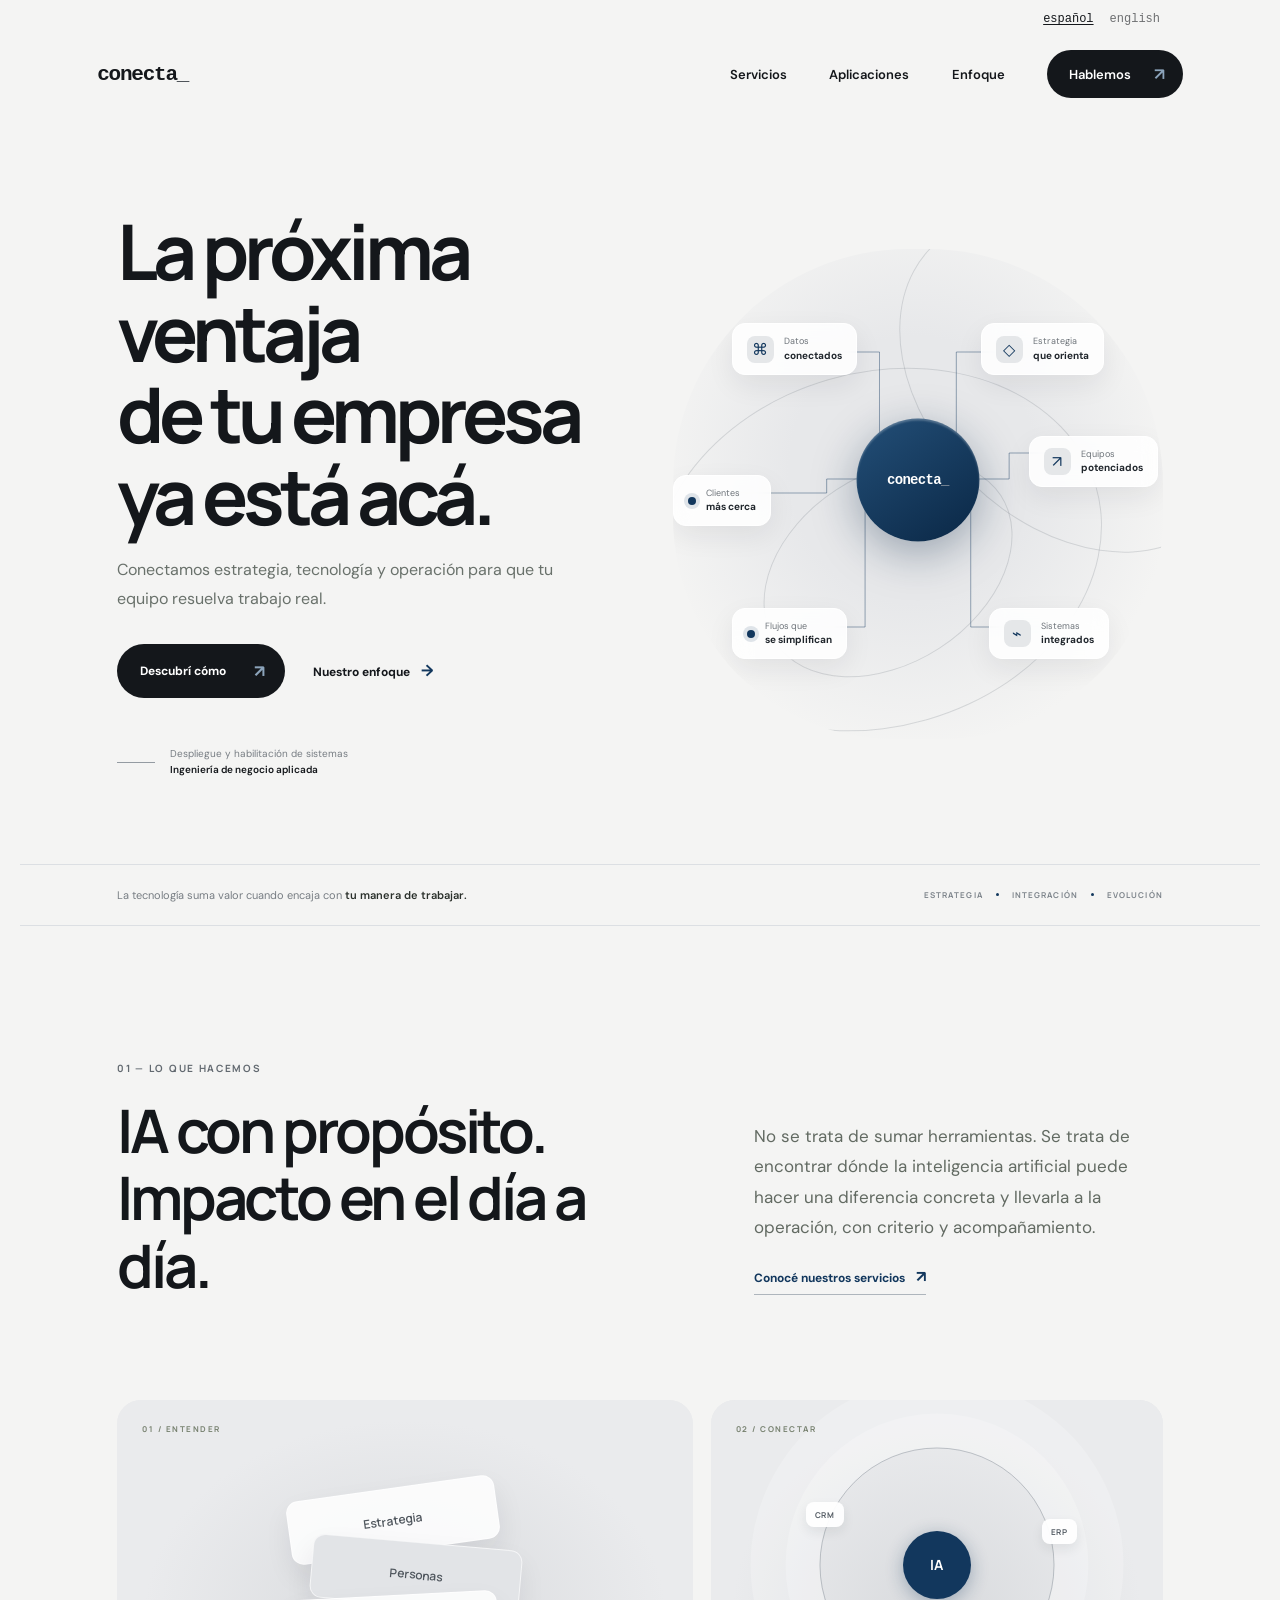
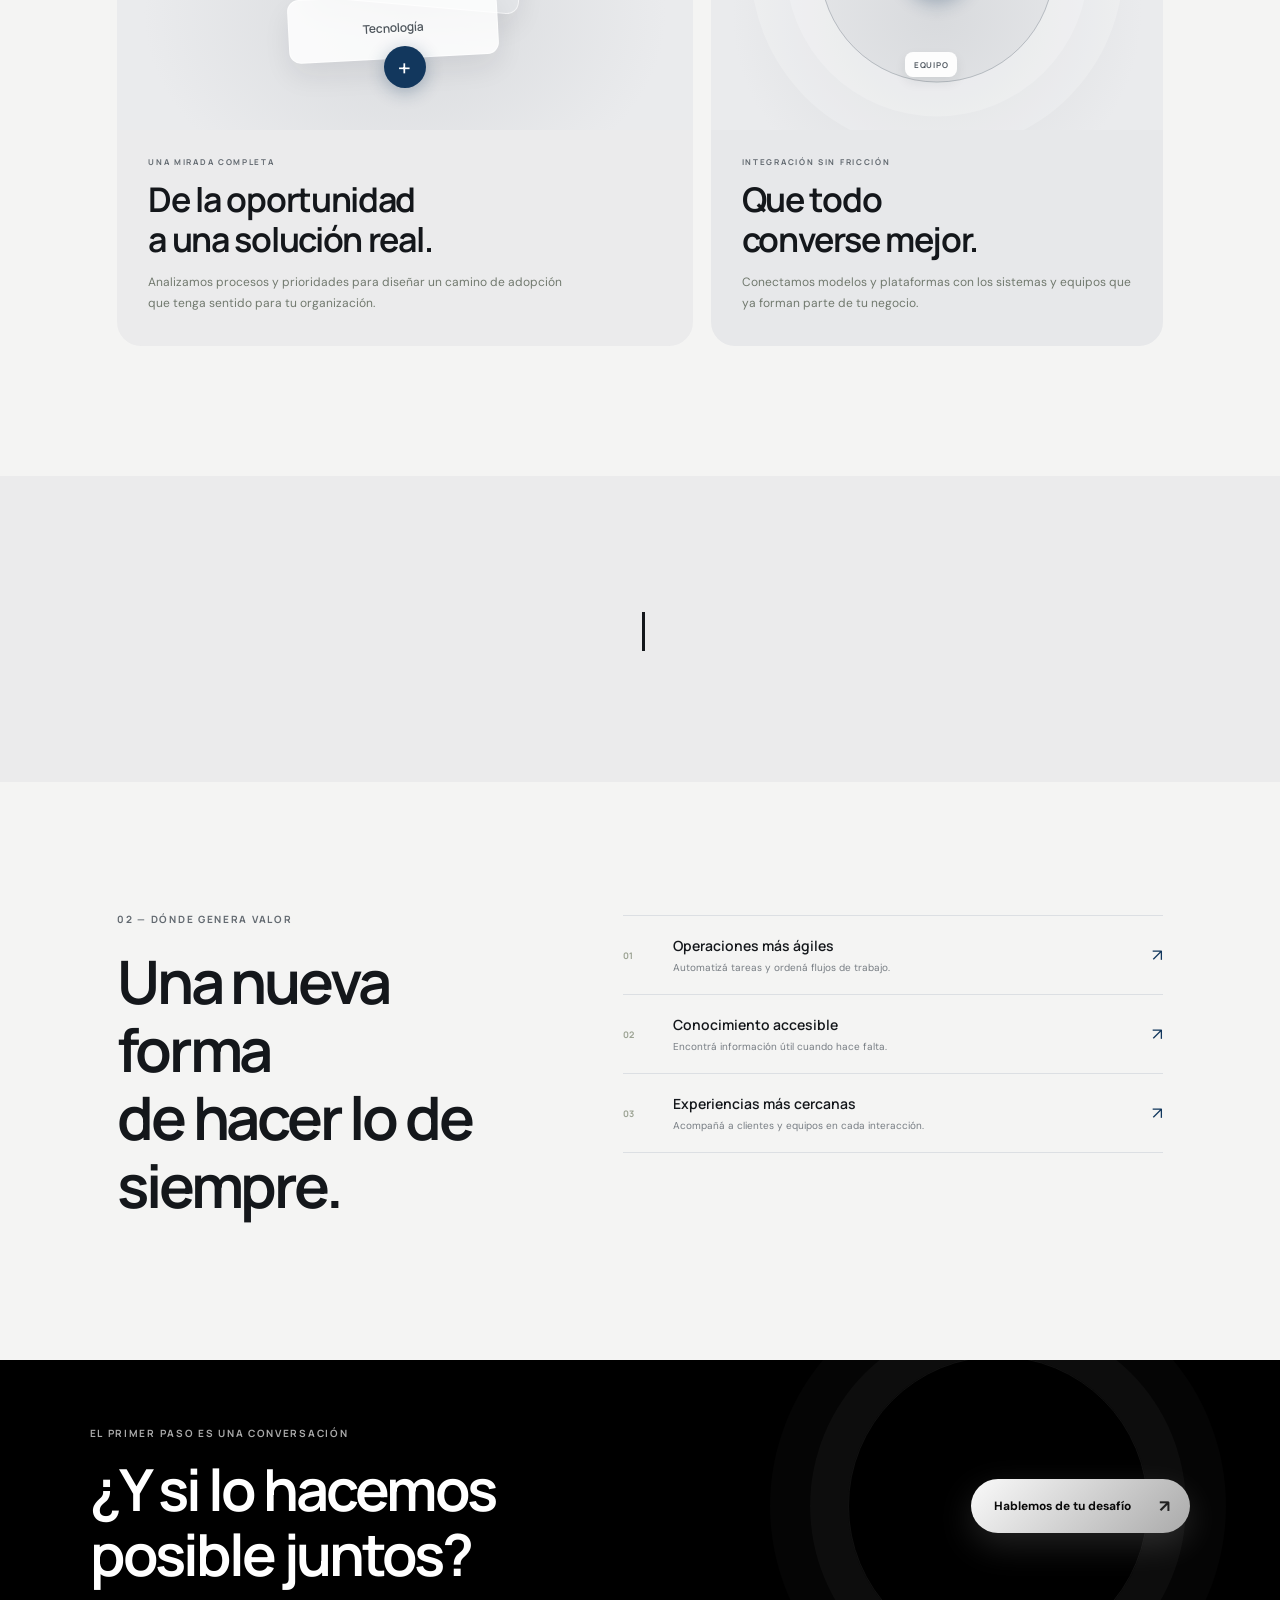
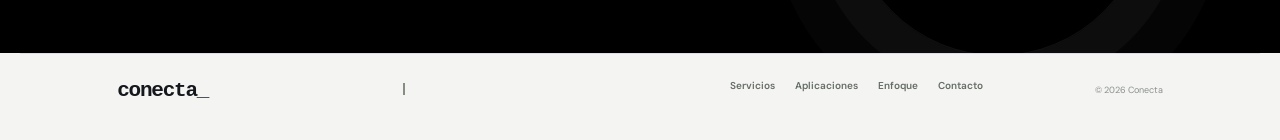
<file: conecta/index.html>
<!doctype html>
<html lang="es" data-site="conecta" data-language-pending>
  <head>
    <meta charset="UTF-8" />
    <style>html[data-language-pending] body { visibility: hidden; }</style>
    <noscript><style>html[data-language-pending] body { visibility: visible; }</style></noscript>
    <meta name="viewport" content="width=device-width, initial-scale=1" />
    <meta name="theme-color" content="#f5f5f0" />
    <meta name="description" content="Conecta integra inteligencia artificial en empresas para simplificar operaciones y abrir nuevas posibilidades." />
    <title>Conecta — IA que encuentra su lugar</title>
    <link rel="preconnect" href="https://fonts.googleapis.com" />
    <link rel="preconnect" href="https://fonts.gstatic.com" crossorigin />
    <link href="https://fonts.googleapis.com/css2?family=DM+Sans:wght@400;500;600;700&family=Manrope:wght@400;500;600;700;800&display=swap" rel="stylesheet" />
    <link rel="stylesheet" href="styles.css" />
    <link rel="stylesheet" href="../language.css?v=languages-1" />
    <script src="../translations.js?v=languages-1" defer></script>
    <script src="../language.js?v=languages-1" defer></script>
    <script src="site.js?v=languages-1" defer></script>
  </head>
  <body>
    <div class="site-shell">
      <header class="header">
        <a class="brand" href="index.html" aria-label="Conecta, inicio"><span class="wordmark">conecta<span class="wordmark-underscore">_</span></span></a>
        <button class="menu-toggle" aria-expanded="false" aria-controls="main-nav" aria-label="Abrir menú"><span></span><span></span></button>
        <nav class="nav" id="main-nav" aria-label="Navegación principal">
          <a href="servicios.html">Servicios</a><a href="sectores.html">Aplicaciones</a><a href="enfoque.html">Enfoque</a><a class="nav-cta" href="contacto.html">Hablemos <span>↗</span></a>
        </nav>
      </header>

      <main>
        <section class="hero home-hero">
          <div class="hero-copy reveal">
            <h1>La próxima ventaja<br />de tu empresa ya está acá.</h1>
            <p class="hero-lede">Conectamos estrategia, tecnología y operación para que tu equipo resuelva trabajo real.</p>
            <div class="hero-actions"><a class="button button-dark" href="servicios.html">Descubrí cómo <span>↗</span></a><a class="text-link" href="enfoque.html">Nuestro enfoque <span>→</span></a></div>
            <div class="hero-note"><span class="note-line"></span><span>Despliegue y habilitación de sistemas<br /><strong>Ingeniería de negocio aplicada</strong></span></div>
          </div>
          <div class="hero-art reveal" aria-label="Red de capacidades conectadas alrededor de Conecta" role="img">
            <div class="art-grid"></div><div class="orbit orbit-one"></div><div class="orbit orbit-two"></div><div class="orbit orbit-three"></div>
            <svg class="kimball-links" viewBox="0 0 510 490" preserveAspectRatio="none" aria-hidden="true">
              <polyline points="255,230 215,230 215,103 112,103"></polyline>
              <polyline points="255,230 295,230 295,103 398,103"></polyline>
              <polyline points="255,230 350,230 350,204 452,204"></polyline>
              <polyline points="255,230 310,230 310,378 398,378"></polyline>
              <polyline points="255,230 200,230 200,378 112,378"></polyline>
              <polyline points="255,230 160,230 160,244 55,244"></polyline>
            </svg>
            <div class="core"><span>conecta<span class="core-underscore">_</span></span></div>
            <div class="art-chip chip-data"><span class="chip-icon">⌘</span><span>Datos<br /><b>conectados</b></span></div>
            <div class="art-chip chip-team"><span class="chip-icon">↗</span><span>Equipos<br /><b>potenciados</b></span></div>
            <div class="art-chip chip-flow"><span class="pulse"></span><span>Flujos que<br /><b>se simplifican</b></span></div>
            <div class="art-chip chip-strategy"><span class="chip-icon">◇</span><span>Estrategia<br /><b>que orienta</b></span></div>
            <div class="art-chip chip-systems"><span class="chip-icon">⌁</span><span>Sistemas<br /><b>integrados</b></span></div>
            <div class="art-chip chip-clients"><span class="pulse"></span><span>Clientes<br /><b>más cerca</b></span></div>
          </div>
        </section>

        <section class="trust-strip"><p>La tecnología suma valor cuando encaja con <span>tu manera de trabajar.</span></p><div class="strip-mark"><span>ESTRATEGIA</span><i></i><span>INTEGRACIÓN</span><i></i><span>EVOLUCIÓN</span></div></section>

        <section class="section intro-section reveal">
          <div class="section-heading"><p class="eyebrow">01 — Lo que hacemos</p><h2>IA con propósito.<br />Impacto en el día a día.</h2></div>
          <div class="intro-copy"><p class="body-large">No se trata de sumar herramientas. Se trata de encontrar dónde la inteligencia artificial puede hacer una diferencia concreta y llevarla a la operación, con criterio y acompañamiento.</p><a class="arrow-link" href="servicios.html">Conocé nuestros servicios <span>↗</span></a></div>
        </section>

        <section class="feature-grid section">
          <article class="feature-card feature-large reveal"><div class="feature-visual visual-orchestrate"><span class="visual-label">01 / ENTENDER</span><div class="stack stack-a">Estrategia</div><div class="stack stack-b">Personas</div><div class="stack stack-c">Tecnología</div><div class="stack-core">+</div></div><div class="feature-text"><p class="eyebrow">Una mirada completa</p><h3>De la oportunidad<br />a una solución real.</h3><p>Analizamos procesos y prioridades para diseñar un camino de adopción que tenga sentido para tu organización.</p></div></article>
          <article class="feature-card feature-small reveal"><div class="feature-visual visual-signal"><span class="visual-label">02 / CONECTAR</span><div class="signal-ring"></div><div class="signal-core">IA</div><span class="signal-node node-a">CRM</span><span class="signal-node node-b">ERP</span><span class="signal-node node-c">EQUIPO</span></div><div class="feature-text"><p class="eyebrow">Integración sin fricción</p><h3>Que todo<br />converse mejor.</h3><p>Conectamos modelos y plataformas con los sistemas y equipos que ya forman parte de tu negocio.</p></div></article>
        </section>

        <section class="quote-band">
          <blockquote class="typewriter-quote" aria-label="la mejor IA es la que se vuelve parte natural de un buen trabajo.">
            <span class="typewriter-text" data-typewriter="la mejor IA es la que se vuelve parte natural de un buen trabajo." aria-hidden="true"></span>
          </blockquote>
        </section>

        <section class="section applications-section reveal"><div class="section-heading"><p class="eyebrow">02 — Dónde genera valor</p><h2>Una nueva forma<br />de hacer lo de siempre.</h2></div><div class="application-list"><a href="sectores.html#operaciones"><span class="app-index">01</span><span class="app-title">Operaciones más ágiles</span><span class="app-desc">Automatizá tareas y ordená flujos de trabajo.</span><span class="app-arrow">↗</span></a><a href="sectores.html#conocimiento"><span class="app-index">02</span><span class="app-title">Conocimiento accesible</span><span class="app-desc">Encontrá información útil cuando hace falta.</span><span class="app-arrow">↗</span></a><a href="sectores.html#experiencia"><span class="app-index">03</span><span class="app-title">Experiencias más cercanas</span><span class="app-desc">Acompañá a clientes y equipos en cada interacción.</span><span class="app-arrow">↗</span></a></div></section>

        <section class="cta-panel reveal"><div><p class="eyebrow">El primer paso es una conversación</p><h2>¿Y si lo hacemos<br />posible juntos?</h2></div><a class="button button-light" href="contacto.html">Hablemos de tu desafío <span>↗</span></a><div class="cta-orb"></div></section>
      </main>

      <footer class="footer"><a class="brand" href="index.html"><span class="wordmark">conecta<span class="wordmark-underscore">_</span></span></a><p class="footer-typewriter" aria-label="Inteligencia artificial en su lugar correcto."><span class="footer-typewriter-text" data-footer-typewriter="Inteligencia artificial en su lugar correcto." aria-hidden="true"></span></p><div class="footer-links"><a href="servicios.html">Servicios</a><a href="sectores.html">Aplicaciones</a><a href="enfoque.html">Enfoque</a><a href="contacto.html">Contacto</a></div><span class="copyright">© 2026 Conecta</span></footer>
    </div>
  </body>
</html>
</file>
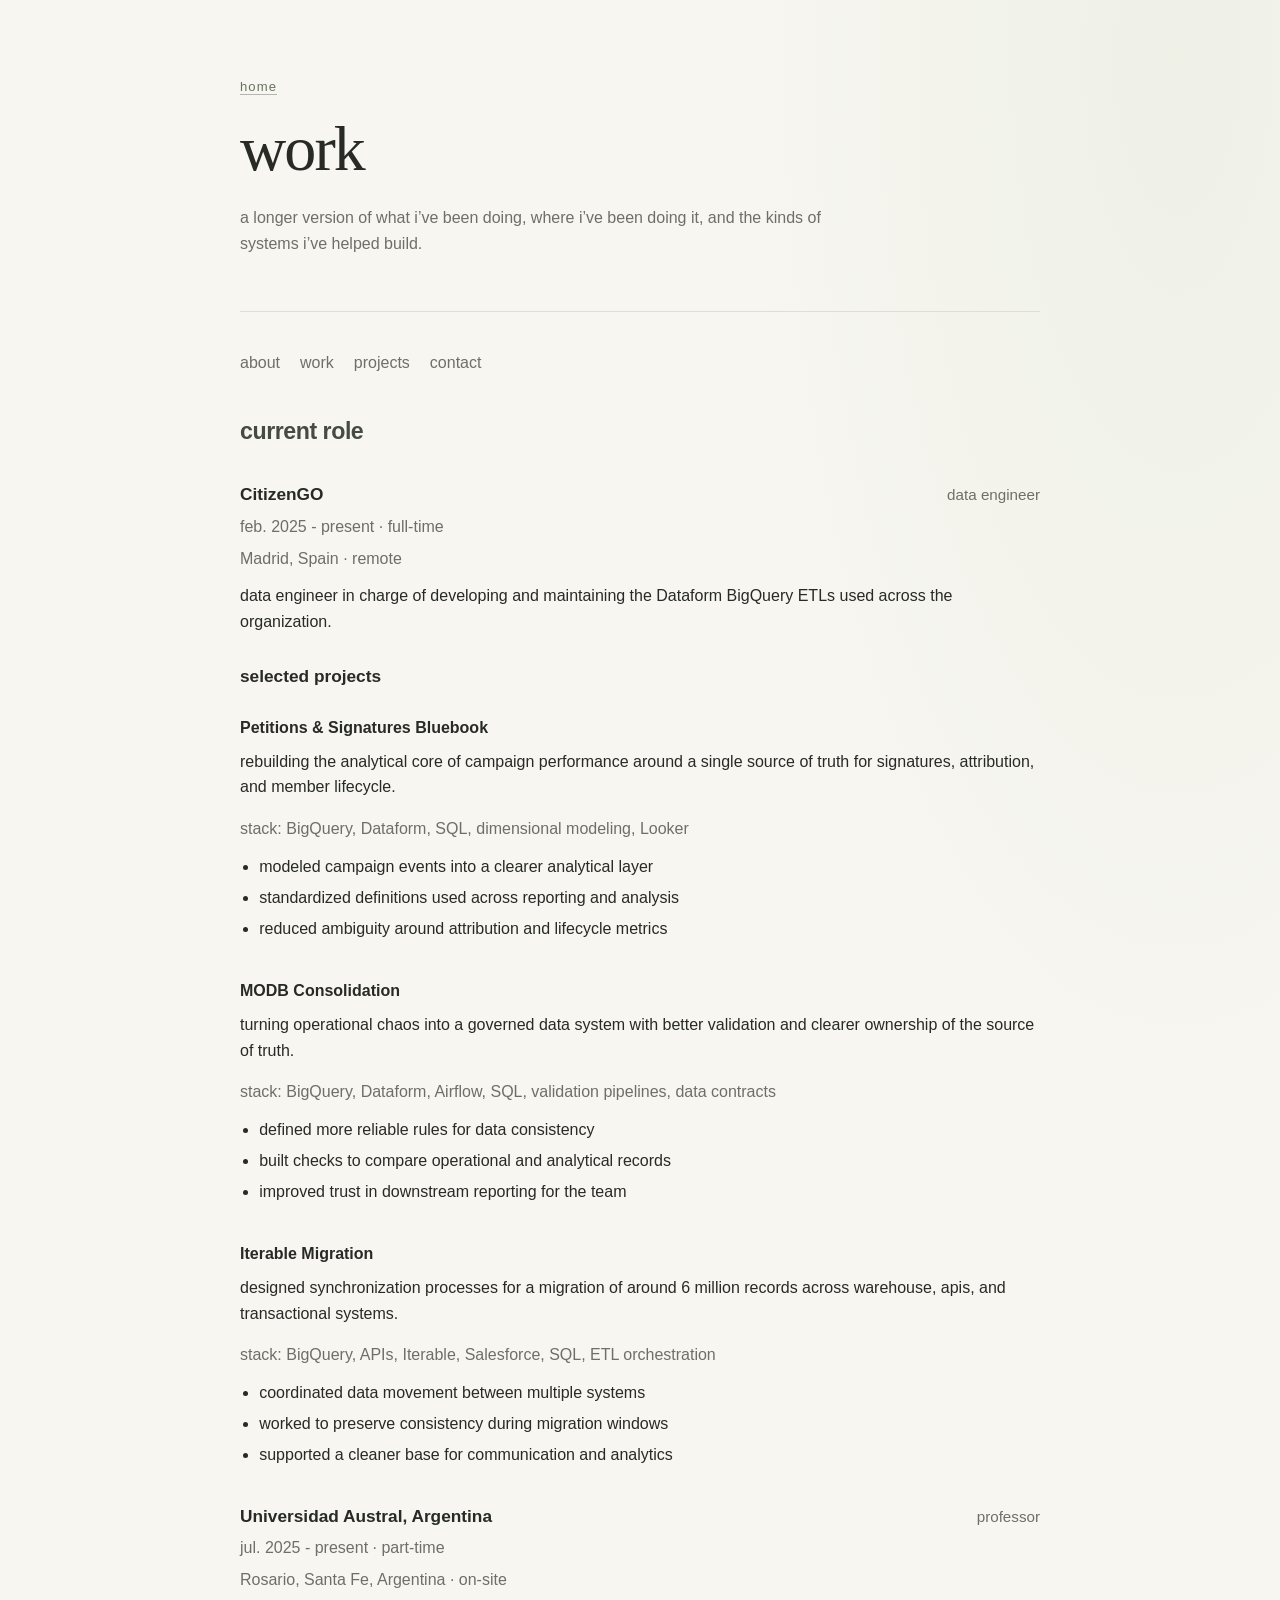
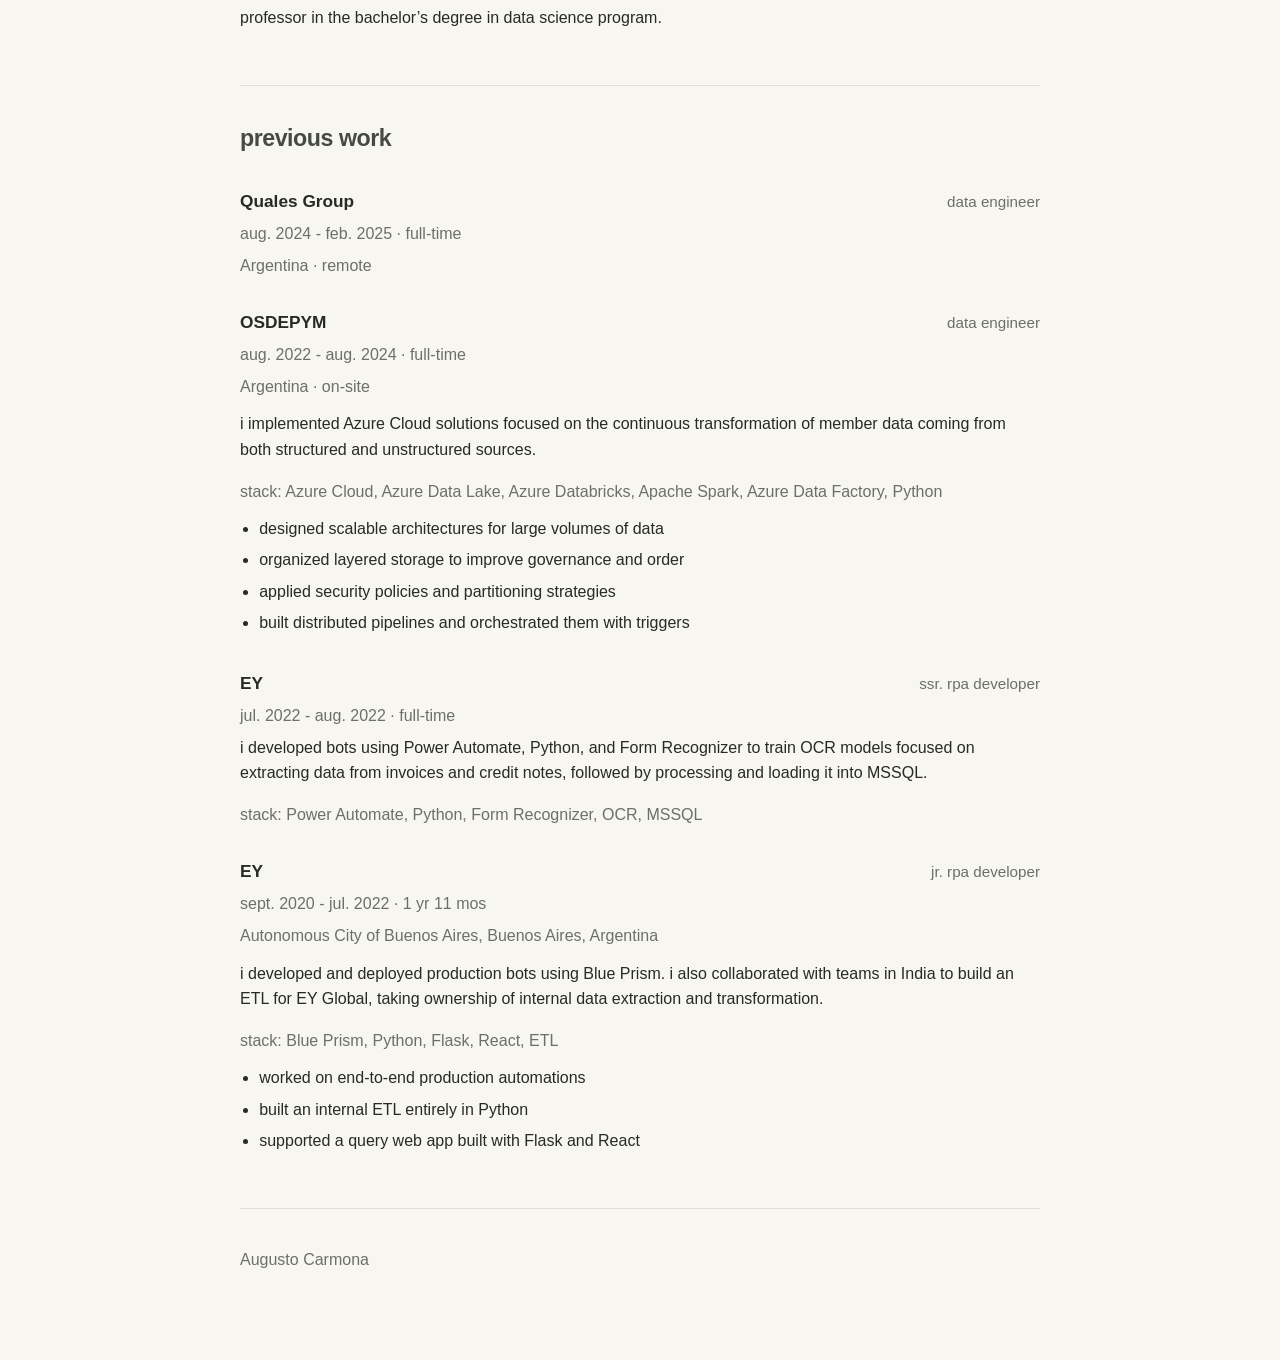
<file: work.html>
<!doctype html>
<html lang="en">
  <head>
    <meta charset="UTF-8" />
    <meta name="viewport" content="width=device-width, initial-scale=1.0" />
    <title>work / Augusto Carmona</title>
    <meta
      name="description"
      content="Work history and selected data engineering projects by Augusto Carmona."
    />
    <link rel="icon" href="./favicon.svg" type="image/svg+xml" />
    <link rel="stylesheet" href="./styles.css" />
    <script src="./favicon.js" defer></script>
  </head>
  <body>
    <main class="page">
      <header class="page-header">
        <p class="eyebrow"><a href="./index.html">home</a></p>
        <h1>work</h1>
        <p class="page-intro">
          a longer version of what i’ve been doing, where i’ve been doing it,
          and the kinds of systems i’ve helped build.
        </p>
      </header>

      <nav class="section-nav" aria-label="Sections">
        <a href="./index.html#about">about</a>
        <a href="./work.html">work</a>
        <a href="./index.html#projects">projects</a>
        <!-- <a href="./index.html#notes">notes</a> -->
        <a href="./index.html#contact">contact</a>
      </nav>

      <section class="section" id="current-role">
        <h2>current role</h2>

        <article class="job">
          <div class="entry-header">
            <h3>CitizenGO</h3>
            <p>data engineer</p>
          </div>
          <p class="entry-date">feb. 2025 - present · full-time</p>
          <p class="job-meta">Madrid, Spain · remote</p>
          <p>
            data engineer in charge of developing and maintaining the Dataform
            BigQuery ETLs used across the organization.
          </p>

          <div class="subsection">
            <h3>selected projects</h3>

            <article class="project-detail">
              <h4>Petitions &amp; Signatures Bluebook</h4>
              <p>
                rebuilding the analytical core of campaign performance around a
                single source of truth for signatures, attribution, and member
                lifecycle.
              </p>
              <p class="stack-line">
                stack: BigQuery, Dataform, SQL, dimensional modeling, Looker
              </p>
              <ul>
                <li>modeled campaign events into a clearer analytical layer</li>
                <li>standardized definitions used across reporting and analysis</li>
                <li>reduced ambiguity around attribution and lifecycle metrics</li>
              </ul>
            </article>

            <article class="project-detail">
              <h4>MODB Consolidation</h4>
              <p>
                turning operational chaos into a governed data system with
                better validation and clearer ownership of the source of truth.
              </p>
              <p class="stack-line">
                stack: BigQuery, Dataform, Airflow, SQL, validation pipelines,
                data contracts
              </p>
              <ul>
                <li>defined more reliable rules for data consistency</li>
                <li>built checks to compare operational and analytical records</li>
                <li>improved trust in downstream reporting for the team</li>
              </ul>
            </article>

            <article class="project-detail">
              <h4>Iterable Migration</h4>
              <p>
                designed synchronization processes for a migration of around 6
                million records across warehouse, apis, and transactional
                systems.
              </p>
              <p class="stack-line">
                stack: BigQuery, APIs, Iterable, Salesforce, SQL, ETL
                orchestration
              </p>
              <ul>
                <li>coordinated data movement between multiple systems</li>
                <li>worked to preserve consistency during migration windows</li>
                <li>supported a cleaner base for communication and analytics</li>
              </ul>
            </article>
          </div>
        </article>

        <article class="job">
          <div class="entry-header">
            <h3>Universidad Austral, Argentina</h3>
            <p>professor</p>
          </div>
          <p class="entry-date">jul. 2025 - present · part-time</p>
          <p class="job-meta">Rosario, Santa Fe, Argentina · on-site</p>
          <p>professor in the bachelor’s degree in data science program.</p>
        </article>
      </section>

      <section class="section" id="previous-work">
        <h2>previous work</h2>

        <article class="job">
          <div class="entry-header">
            <h3>Quales Group</h3>
            <p>data engineer</p>
          </div>
          <p class="entry-date">aug. 2024 - feb. 2025 · full-time</p>
          <p class="job-meta">Argentina · remote</p>
        </article>

        <article class="job">
          <div class="entry-header">
            <h3>OSDEPYM</h3>
            <p>data engineer</p>
          </div>
          <p class="entry-date">aug. 2022 - aug. 2024 · full-time</p>
          <p class="job-meta">Argentina · on-site</p>
          <p>
            i implemented Azure Cloud solutions focused on the continuous
            transformation of member data coming from both structured and
            unstructured sources.
          </p>
          <p class="stack-line">
            stack: Azure Cloud, Azure Data Lake, Azure Databricks, Apache
            Spark, Azure Data Factory, Python
          </p>
          <ul>
            <li>designed scalable architectures for large volumes of data</li>
            <li>organized layered storage to improve governance and order</li>
            <li>applied security policies and partitioning strategies</li>
            <li>built distributed pipelines and orchestrated them with triggers</li>
          </ul>
        </article>

        <article class="job">
          <div class="entry-header">
            <h3>EY</h3>
            <p>ssr. rpa developer</p>
          </div>
          <p class="entry-date">jul. 2022 - aug. 2022 · full-time</p>
          <p>
            i developed bots using Power Automate, Python, and Form Recognizer
            to train OCR models focused on extracting data from invoices and
            credit notes, followed by processing and loading it into MSSQL.
          </p>
          <p class="stack-line">
            stack: Power Automate, Python, Form Recognizer, OCR, MSSQL
          </p>
        </article>

        <article class="job">
          <div class="entry-header">
            <h3>EY</h3>
            <p>jr. rpa developer</p>
          </div>
          <p class="entry-date">sept. 2020 - jul. 2022 · 1 yr 11 mos</p>
          <p class="job-meta">
            Autonomous City of Buenos Aires, Buenos Aires, Argentina
          </p>
          <p>
            i developed and deployed production bots using Blue Prism. i also
            collaborated with teams in India to build an ETL for EY Global,
            taking ownership of internal data extraction and transformation.
          </p>
          <p class="stack-line">
            stack: Blue Prism, Python, Flask, React, ETL
          </p>
          <ul>
            <li>worked on end-to-end production automations</li>
            <li>built an internal ETL entirely in Python</li>
            <li>supported a query web app built with Flask and React</li>
          </ul>
        </article>
      </section>

      <footer class="footer">
        <p>Augusto Carmona</p>
      </footer>
    </main>
  </body>
</html>
</file>
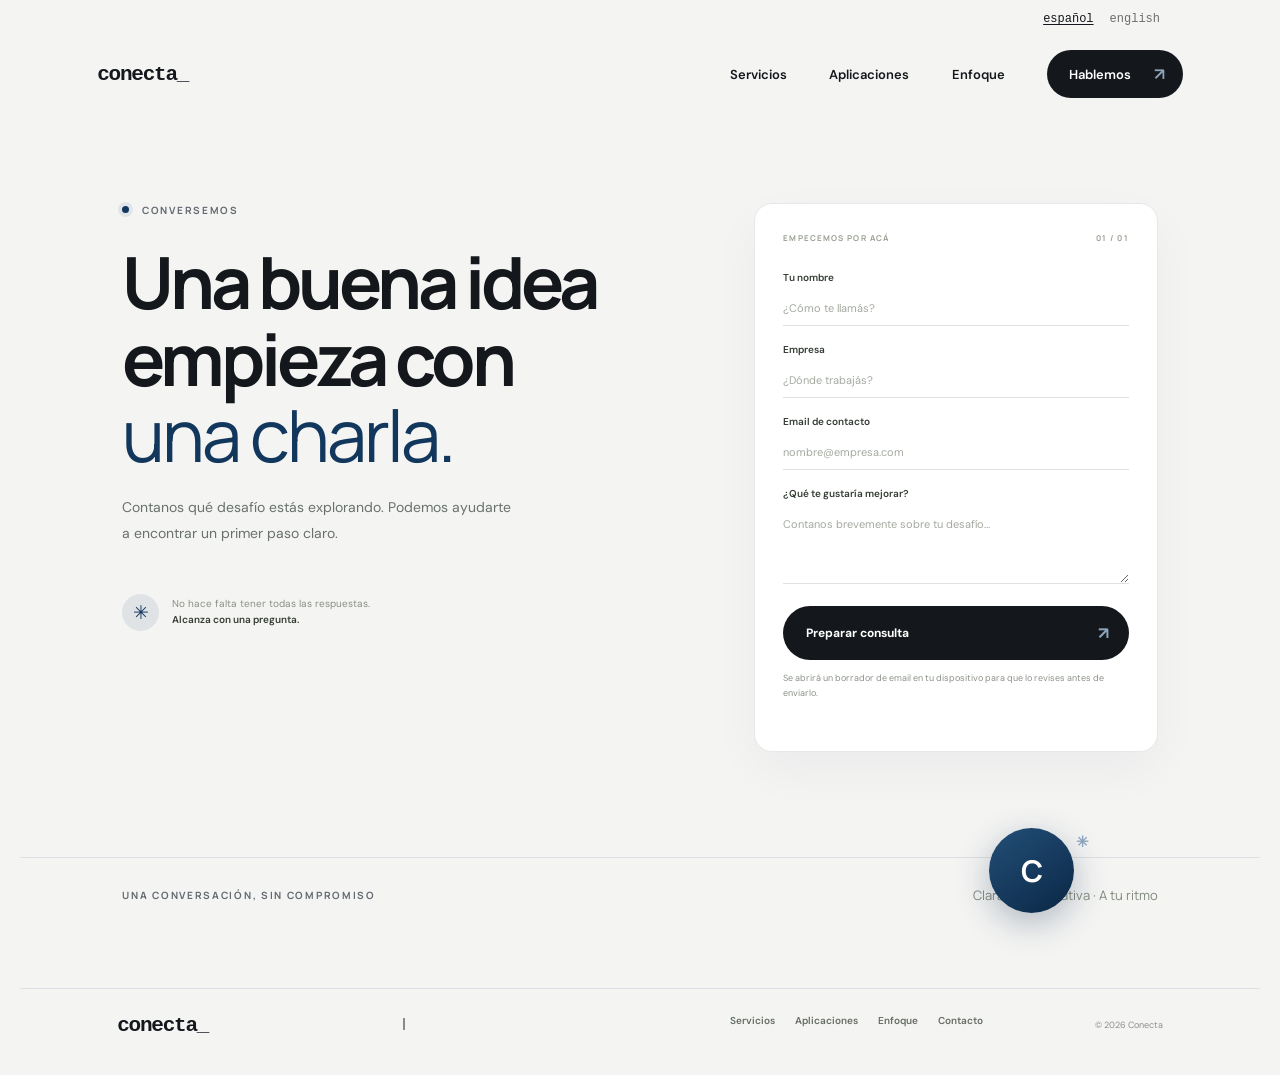
<file: conecta/contacto.html>
<!doctype html>
<html lang="es" data-site="conecta" data-language-pending>
  <head><style>html[data-language-pending] body { visibility: hidden; }</style><noscript><style>html[data-language-pending] body { visibility: visible; }</style></noscript><meta charset="UTF-8" /><meta name="viewport" content="width=device-width, initial-scale=1" /><meta name="theme-color" content="#f5f5f0" /><meta name="description" content="Conversemos sobre cómo integrar inteligencia artificial en tu empresa." /><title>Contacto — Conecta</title><link rel="preconnect" href="https://fonts.googleapis.com" /><link rel="preconnect" href="https://fonts.gstatic.com" crossorigin /><link href="https://fonts.googleapis.com/css2?family=DM+Sans:wght@400;500;600;700&family=Manrope:wght@400;500;600;700;800&display=swap" rel="stylesheet" /><link rel="stylesheet" href="styles.css" /><link rel="stylesheet" href="../language.css?v=languages-1" /><script src="../translations.js?v=languages-1" defer></script><script src="../language.js?v=languages-1" defer></script><script src="site.js?v=languages-1" defer></script></head>
  <body><div class="site-shell"><header class="header"><a class="brand" href="index.html" aria-label="Conecta, inicio"><span class="wordmark">conecta<span class="wordmark-underscore">_</span></span></a><button class="menu-toggle" aria-expanded="false" aria-controls="main-nav" aria-label="Abrir menú"><span></span><span></span></button><nav class="nav" id="main-nav" aria-label="Navegación principal"><a href="servicios.html">Servicios</a><a href="sectores.html">Aplicaciones</a><a href="enfoque.html">Enfoque</a><a class="nav-cta" href="contacto.html">Hablemos <span>↗</span></a></nav></header>
  <main><section class="contact-hero"><div class="contact-intro reveal"><p class="eyebrow"><span class="eyebrow-dot"></span> Conversemos</p><h1>Una buena idea<br />empieza con <span class="serif">una charla.</span></h1><p class="hero-lede">Contanos qué desafío estás explorando. Podemos ayudarte a encontrar un primer paso claro.</p><div class="contact-aside"><span class="aside-mark">✳</span><p>No hace falta tener todas las respuestas.<br /><strong>Alcanza con una pregunta.</strong></p></div></div>
    <form class="contact-form reveal" id="contact-form"><div class="form-top"><span>EMPECEMOS POR ACÁ</span><span>01 / 01</span></div><label for="nombre">Tu nombre</label><input id="nombre" name="nombre" autocomplete="name" placeholder="¿Cómo te llamás?" required /><label for="empresa">Empresa</label><input id="empresa" name="empresa" autocomplete="organization" placeholder="¿Dónde trabajás?" /><label for="email">Email de contacto</label><input id="email" name="email" type="email" autocomplete="email" placeholder="nombre@empresa.com" required /><label for="desafio">¿Qué te gustaría mejorar?</label><textarea id="desafio" name="desafio" rows="4" placeholder="Contanos brevemente sobre tu desafío…" required></textarea><button class="button button-dark form-submit" type="submit">Preparar consulta <span>↗</span></button><p class="form-hint">Se abrirá un borrador de email en tu dispositivo para que lo revises antes de enviarlo.</p><p class="form-status" id="form-status" aria-live="polite"></p></form></section>
    <section class="contact-bottom"><p class="eyebrow">Una conversación, sin compromiso</p><span>Clara · Colaborativa · A tu ritmo</span><div class="contact-bottom-art">C<span>✳</span></div></section></main>
  <footer class="footer"><a class="brand" href="index.html"><span class="wordmark">conecta<span class="wordmark-underscore">_</span></span></a><p class="footer-typewriter" aria-label="Inteligencia artificial en su lugar correcto."><span class="footer-typewriter-text" data-footer-typewriter="Inteligencia artificial en su lugar correcto." aria-hidden="true"></span></p><div class="footer-links"><a href="servicios.html">Servicios</a><a href="sectores.html">Aplicaciones</a><a href="enfoque.html">Enfoque</a><a href="contacto.html">Contacto</a></div><span class="copyright">© 2026 Conecta</span></footer></div></body></html>
</file>
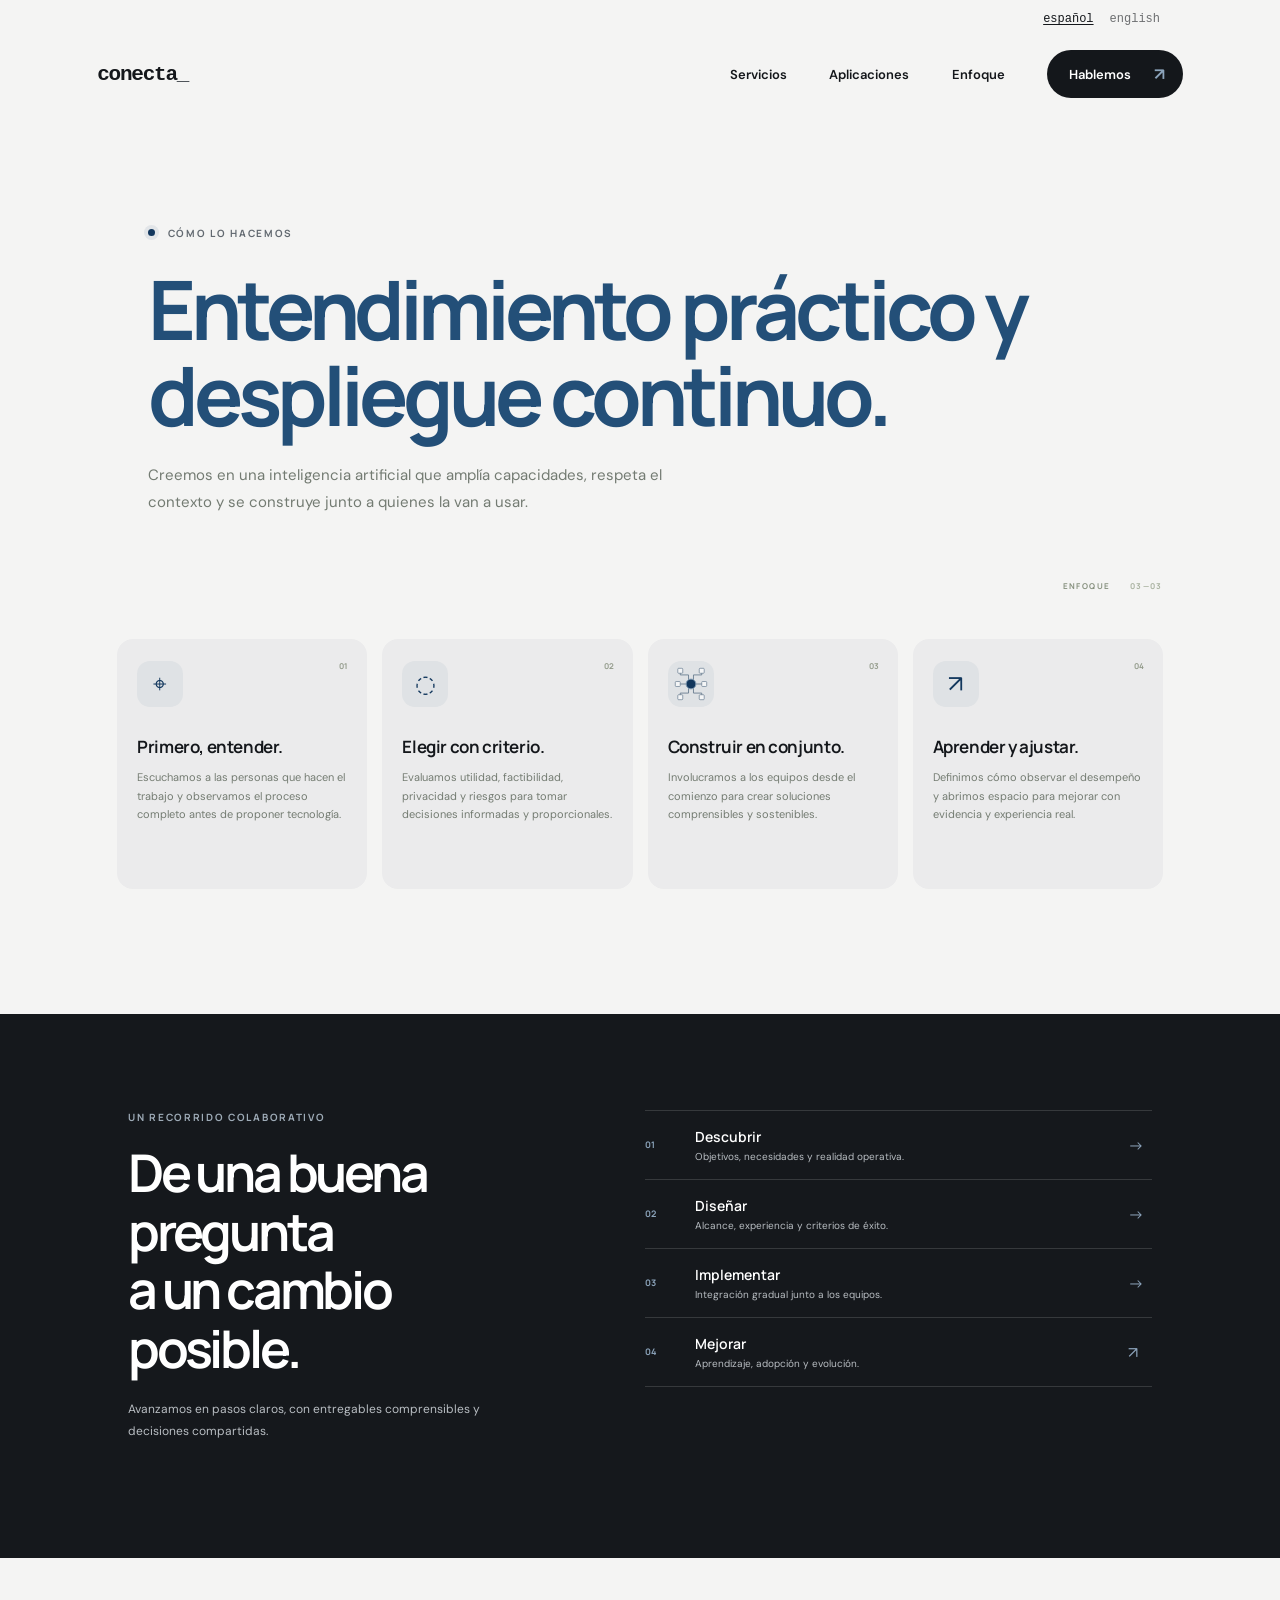
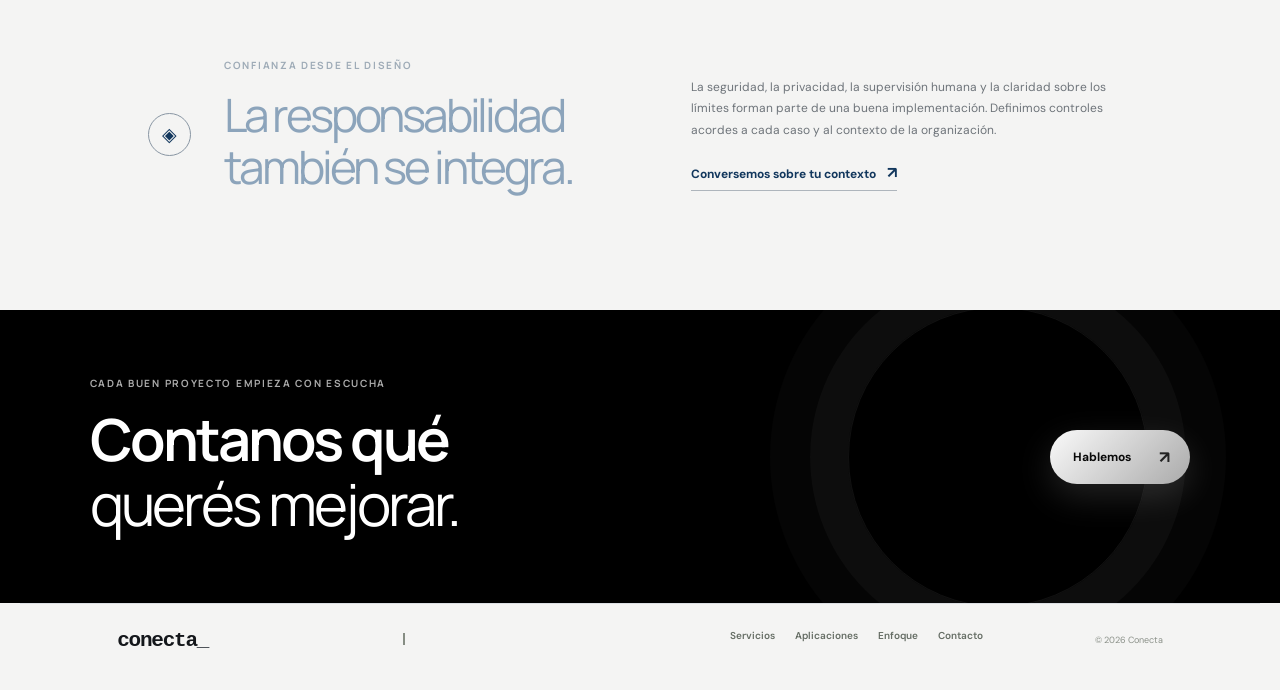
<file: conecta/enfoque.html>
<!doctype html>
<html lang="es" data-site="conecta" data-language-pending>
  <head><style>html[data-language-pending] body { visibility: hidden; }</style><noscript><style>html[data-language-pending] body { visibility: visible; }</style></noscript><meta charset="UTF-8" /><meta name="viewport" content="width=device-width, initial-scale=1" /><meta name="theme-color" content="#f5f5f0" /><meta name="description" content="Un enfoque humano y práctico para integrar inteligencia artificial en empresas." /><title>Enfoque — Conecta</title><link rel="preconnect" href="https://fonts.googleapis.com" /><link rel="preconnect" href="https://fonts.gstatic.com" crossorigin /><link href="https://fonts.googleapis.com/css2?family=DM+Sans:wght@400;500;600;700&family=Manrope:wght@400;500;600;700;800&display=swap" rel="stylesheet" /><link rel="stylesheet" href="styles.css" /><link rel="stylesheet" href="../language.css?v=languages-1" /><script src="../translations.js?v=languages-1" defer></script><script src="../language.js?v=languages-1" defer></script><script src="site.js?v=languages-1" defer></script></head>
  <body><div class="site-shell"><header class="header"><a class="brand" href="index.html" aria-label="Conecta, inicio"><span class="wordmark">conecta<span class="wordmark-underscore">_</span></span></a><button class="menu-toggle" aria-expanded="false" aria-controls="main-nav" aria-label="Abrir menú"><span></span><span></span></button><nav class="nav" id="main-nav" aria-label="Navegación principal"><a href="servicios.html">Servicios</a><a href="sectores.html">Aplicaciones</a><a href="enfoque.html">Enfoque</a><a class="nav-cta" href="contacto.html">Hablemos <span>↗</span></a></nav></header>
  <main><section class="subhero"><p class="eyebrow reveal"><span class="eyebrow-dot"></span> Cómo lo hacemos</p><h1 class="reveal focus-title">Entendimiento práctico y despliegue continuo.</h1><p class="subhero-lede reveal">Creemos en una inteligencia artificial que amplía capacidades, respeta el contexto y se construye junto a quienes la van a usar.</p><div class="subhero-index">ENFOQUE <span>03—03</span></div></section>
    <section class="principles"><article class="principle reveal"><span class="principle-num">01</span><div class="principle-icon icon-compass">⌖</div><h2>Primero, entender.</h2><p>Escuchamos a las personas que hacen el trabajo y observamos el proceso completo antes de proponer tecnología.</p></article><article class="principle reveal"><span class="principle-num">02</span><div class="principle-icon icon-balance">◌</div><h2>Elegir con criterio.</h2><p>Evaluamos utilidad, factibilidad, privacidad y riesgos para tomar decisiones informadas y proporcionales.</p></article><article class="principle reveal"><span class="principle-num">03</span><div class="principle-icon icon-kimball"><svg class="mini-star-diagram" viewBox="0 0 46 46" aria-hidden="true"><path class="mini-link" d="M18 23H7 M28 23H39 M20 19V12H10V7 M26 19V12H36V7 M20 27V34H10V39 M26 27V34H36V39"/><rect class="mini-node" x="4" y="20" width="6" height="6" rx="1"/><rect class="mini-node" x="36" y="20" width="6" height="6" rx="1"/><rect class="mini-node" x="7" y="4" width="6" height="6" rx="1"/><rect class="mini-node" x="33" y="4" width="6" height="6" rx="1"/><rect class="mini-node" x="7" y="36" width="6" height="6" rx="1"/><rect class="mini-node" x="33" y="36" width="6" height="6" rx="1"/><circle class="mini-core" cx="23" cy="23" r="6"/></svg></div><h2>Construir en conjunto.</h2><p>Involucramos a los equipos desde el comienzo para crear soluciones comprensibles y sostenibles.</p></article><article class="principle reveal"><span class="principle-num">04</span><div class="principle-icon icon-grow">↗</div><h2>Aprender y ajustar.</h2><p>Definimos cómo observar el desempeño y abrimos espacio para mejorar con evidencia y experiencia real.</p></article></section>
    <section class="method-section"><div class="method-head reveal"><p class="eyebrow">Un recorrido colaborativo</p><h2>De una buena pregunta<br />a un cambio posible.</h2><p>Avanzamos en pasos claros, con entregables comprensibles y decisiones compartidas.</p></div><ol class="method-steps"><li class="reveal"><span>01</span><div><h3>Descubrir</h3><p>Objetivos, necesidades y realidad operativa.</p></div><i>→</i></li><li class="reveal"><span>02</span><div><h3>Diseñar</h3><p>Alcance, experiencia y criterios de éxito.</p></div><i>→</i></li><li class="reveal"><span>03</span><div><h3>Implementar</h3><p>Integración gradual junto a los equipos.</p></div><i>→</i></li><li class="reveal"><span>04</span><div><h3>Mejorar</h3><p>Aprendizaje, adopción y evolución.</p></div><i>↗</i></li></ol></section>
    <section class="responsible-band reveal"><div class="responsible-icon">◈</div><div><p class="eyebrow">Confianza desde el diseño</p><h2>La responsabilidad<br /><span class="serif">también se integra.</span></h2></div><div class="responsible-copy"><p>La seguridad, la privacidad, la supervisión humana y la claridad sobre los límites forman parte de una buena implementación. Definimos controles acordes a cada caso y al contexto de la organización.</p><a class="arrow-link" href="contacto.html">Conversemos sobre tu contexto <span>↗</span></a></div></section>
    <section class="cta-panel reveal"><div><p class="eyebrow">Cada buen proyecto empieza con escucha</p><h2>Contanos qué<br /><span class="serif">querés mejorar.</span></h2></div><a class="button button-light" href="contacto.html">Hablemos <span>↗</span></a><div class="cta-orb"></div></section></main>
  <footer class="footer"><a class="brand" href="index.html"><span class="wordmark">conecta<span class="wordmark-underscore">_</span></span></a><p class="footer-typewriter" aria-label="Inteligencia artificial en su lugar correcto."><span class="footer-typewriter-text" data-footer-typewriter="Inteligencia artificial en su lugar correcto." aria-hidden="true"></span></p><div class="footer-links"><a href="servicios.html">Servicios</a><a href="sectores.html">Aplicaciones</a><a href="enfoque.html">Enfoque</a><a href="contacto.html">Contacto</a></div><span class="copyright">© 2026 Conecta</span></footer></div></body></html>
</file>
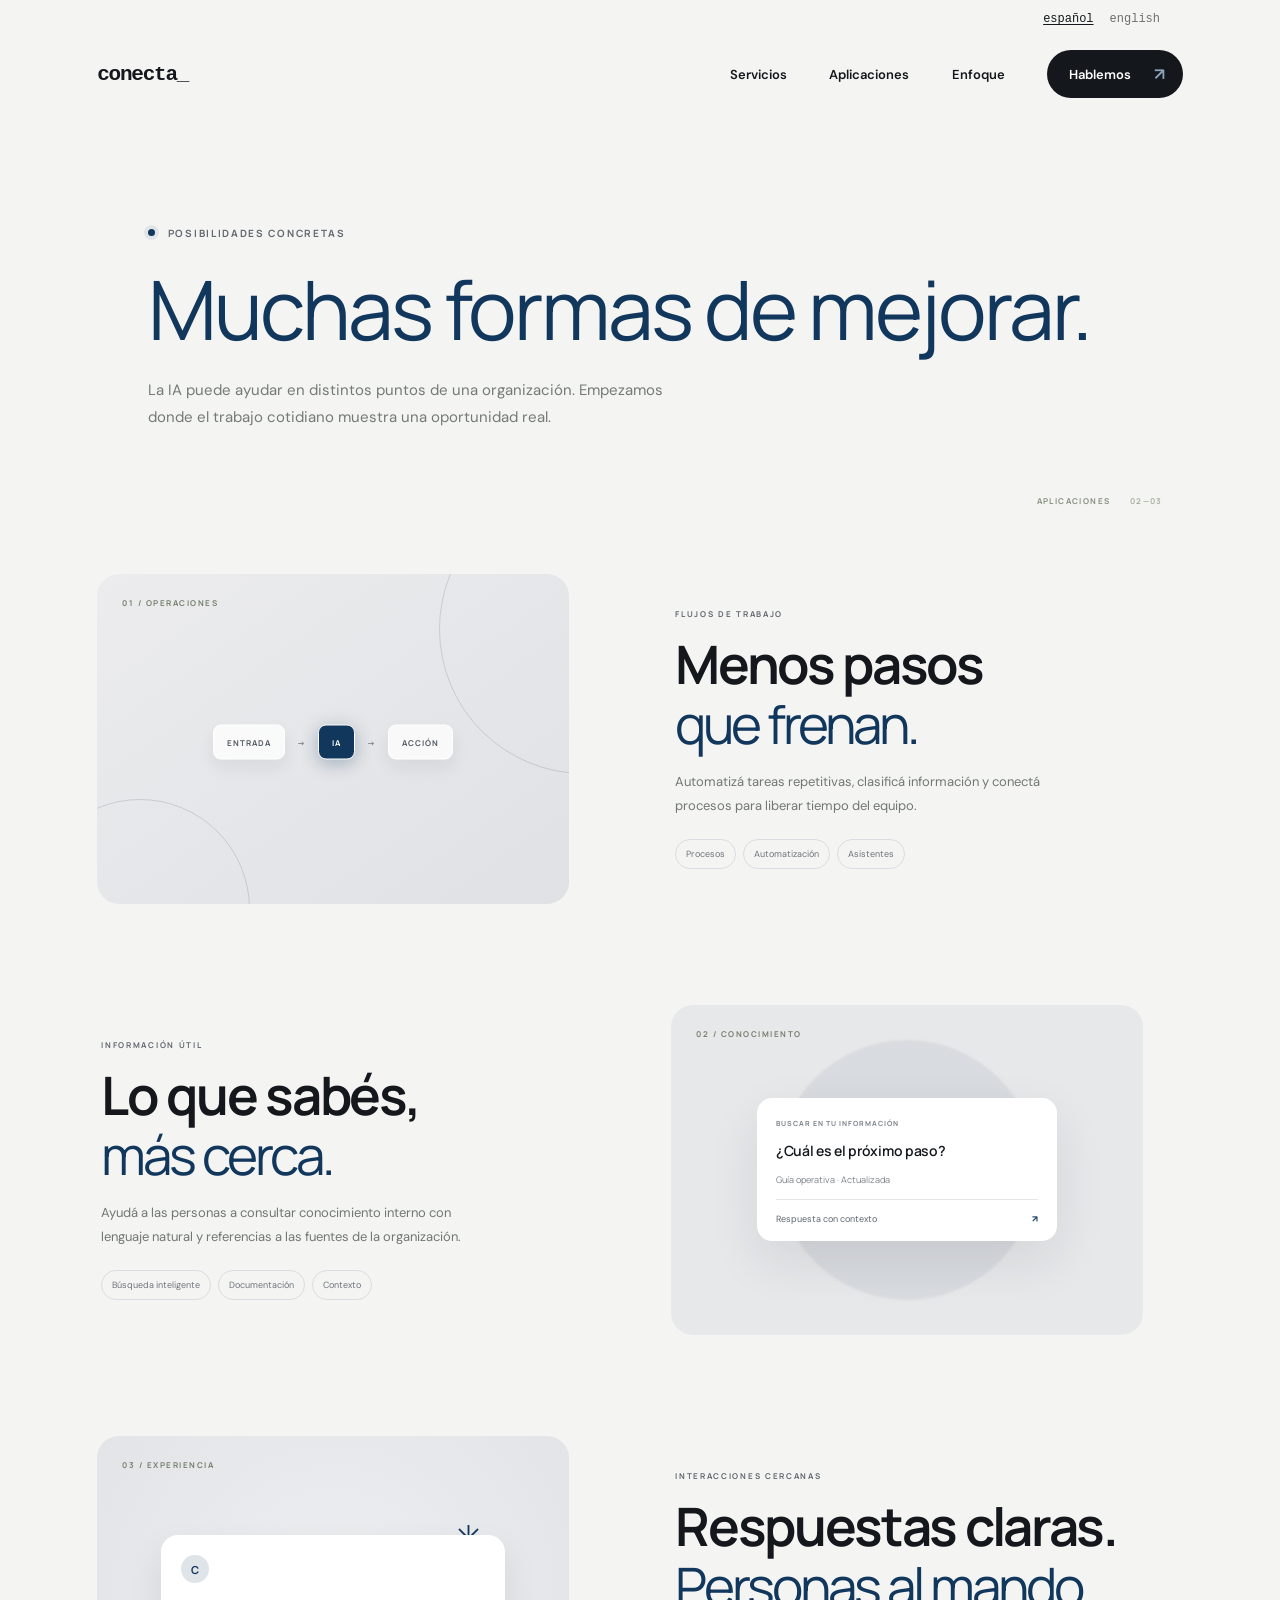
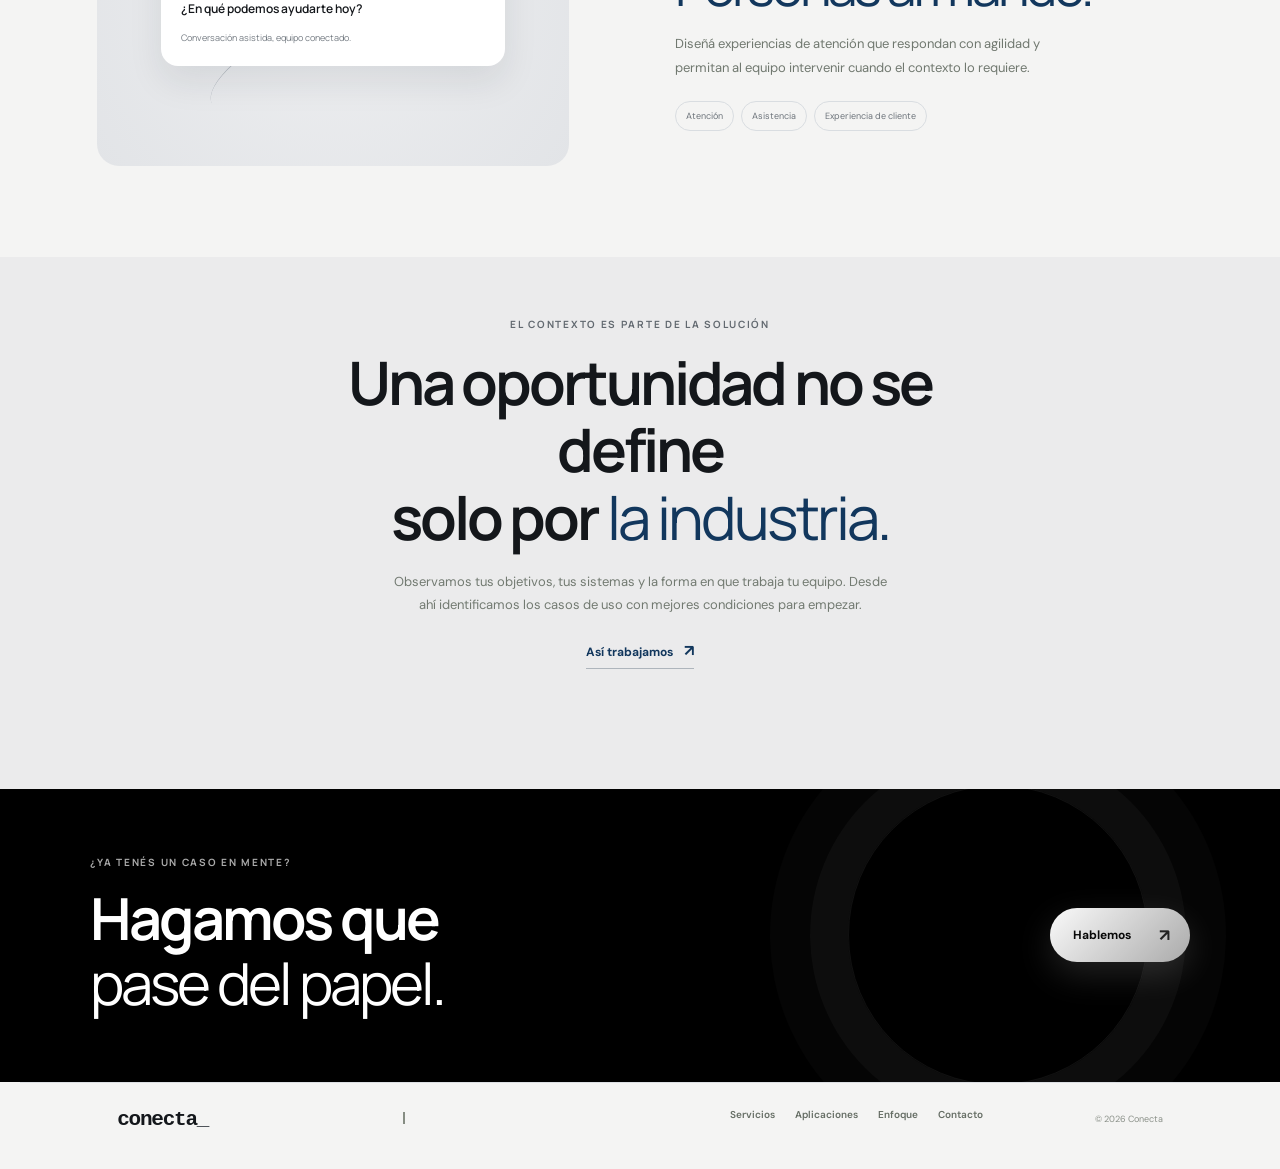
<file: conecta/sectores.html>
<!doctype html>
<html lang="es" data-site="conecta" data-language-pending>
  <head><style>html[data-language-pending] body { visibility: hidden; }</style><noscript><style>html[data-language-pending] body { visibility: visible; }</style></noscript><meta charset="UTF-8" /><meta name="viewport" content="width=device-width, initial-scale=1" /><meta name="theme-color" content="#f5f5f0" /><meta name="description" content="Aplicaciones prácticas de IA para mejorar operaciones, conocimiento y experiencias." /><title>Aplicaciones — Conecta</title><link rel="preconnect" href="https://fonts.googleapis.com" /><link rel="preconnect" href="https://fonts.gstatic.com" crossorigin /><link href="https://fonts.googleapis.com/css2?family=DM+Sans:wght@400;500;600;700&family=Manrope:wght@400;500;600;700;800&display=swap" rel="stylesheet" /><link rel="stylesheet" href="styles.css" /><link rel="stylesheet" href="../language.css?v=languages-1" /><script src="../translations.js?v=languages-1" defer></script><script src="../language.js?v=languages-1" defer></script><script src="site.js?v=languages-1" defer></script></head>
  <body><div class="site-shell"><header class="header"><a class="brand" href="index.html" aria-label="Conecta, inicio"><span class="wordmark">conecta<span class="wordmark-underscore">_</span></span></a><button class="menu-toggle" aria-expanded="false" aria-controls="main-nav" aria-label="Abrir menú"><span></span><span></span></button><nav class="nav" id="main-nav" aria-label="Navegación principal"><a href="servicios.html">Servicios</a><a href="sectores.html">Aplicaciones</a><a href="enfoque.html">Enfoque</a><a class="nav-cta" href="contacto.html">Hablemos <span>↗</span></a></nav></header>
  <main><section class="subhero"><p class="eyebrow reveal"><span class="eyebrow-dot"></span> Posibilidades concretas</p><h1 class="reveal"><span class="serif">Muchas formas de mejorar.</span></h1><p class="subhero-lede reveal">La IA puede ayudar en distintos puntos de una organización. Empezamos donde el trabajo cotidiano muestra una oportunidad real.</p><div class="subhero-index">APLICACIONES <span>02—03</span></div></section>
    <section class="use-cases"><article class="use-case reveal" id="operaciones"><div class="case-visual case-operations"><span class="visual-label">01 / OPERACIONES</span><div class="workflow"><span>ENTRADA</span><i>→</i><span class="workflow-ai">IA</span><i>→</i><span>ACCIÓN</span></div><div class="case-decoration dec-one"></div><div class="case-decoration dec-two"></div></div><div class="case-copy"><p class="eyebrow">Flujos de trabajo</p><h2>Menos pasos<br /><span class="serif">que frenan.</span></h2><p>Automatizá tareas repetitivas, clasificá información y conectá procesos para liberar tiempo del equipo.</p><div class="tag-list"><span>Procesos</span><span>Automatización</span><span>Asistentes</span></div></div></article>
      <article class="use-case reverse reveal" id="conocimiento"><div class="case-visual case-knowledge"><span class="visual-label">02 / CONOCIMIENTO</span><div class="knowledge-card"><span>BUSCAR EN TU INFORMACIÓN</span><b>¿Cuál es el próximo paso?</b><i>Guía operativa · Actualizada</i><span class="knowledge-answer">Respuesta con contexto <b>↗</b></span></div><div class="knowledge-glow"></div></div><div class="case-copy"><p class="eyebrow">Información útil</p><h2>Lo que sabés,<br /><span class="serif">más cerca.</span></h2><p>Ayudá a las personas a consultar conocimiento interno con lenguaje natural y referencias a las fuentes de la organización.</p><div class="tag-list"><span>Búsqueda inteligente</span><span>Documentación</span><span>Contexto</span></div></div></article>
      <article class="use-case reveal" id="experiencia"><div class="case-visual case-experience"><span class="visual-label">03 / EXPERIENCIA</span><div class="chat-card"><span class="chat-avatar">C</span><p>¿En qué podemos ayudarte hoy?</p><i>Conversación asistida, equipo conectado.</i></div><div class="experience-star">✳</div><div class="experience-path"></div></div><div class="case-copy"><p class="eyebrow">Interacciones cercanas</p><h2>Respuestas claras.<br /><span class="serif">Personas al mando.</span></h2><p>Diseñá experiencias de atención que respondan con agilidad y permitan al equipo intervenir cuando el contexto lo requiere.</p><div class="tag-list"><span>Atención</span><span>Asistencia</span><span>Experiencia de cliente</span></div></div></article></section>
    <section class="industry-note reveal"><p class="eyebrow">El contexto es parte de la solución</p><h2>Una oportunidad no se define<br />solo por <span class="serif">la industria.</span></h2><p>Observamos tus objetivos, tus sistemas y la forma en que trabaja tu equipo. Desde ahí identificamos los casos de uso con mejores condiciones para empezar.</p><a class="arrow-link" href="enfoque.html">Así trabajamos <span>↗</span></a></section>
    <section class="cta-panel reveal"><div><p class="eyebrow">¿Ya tenés un caso en mente?</p><h2>Hagamos que<br /><span class="serif">pase del papel.</span></h2></div><a class="button button-light" href="contacto.html">Hablemos <span>↗</span></a><div class="cta-orb"></div></section></main>
  <footer class="footer"><a class="brand" href="index.html"><span class="wordmark">conecta<span class="wordmark-underscore">_</span></span></a><p class="footer-typewriter" aria-label="Inteligencia artificial en su lugar correcto."><span class="footer-typewriter-text" data-footer-typewriter="Inteligencia artificial en su lugar correcto." aria-hidden="true"></span></p><div class="footer-links"><a href="servicios.html">Servicios</a><a href="sectores.html">Aplicaciones</a><a href="enfoque.html">Enfoque</a><a href="contacto.html">Contacto</a></div><span class="copyright">© 2026 Conecta</span></footer></div></body></html>
</file>
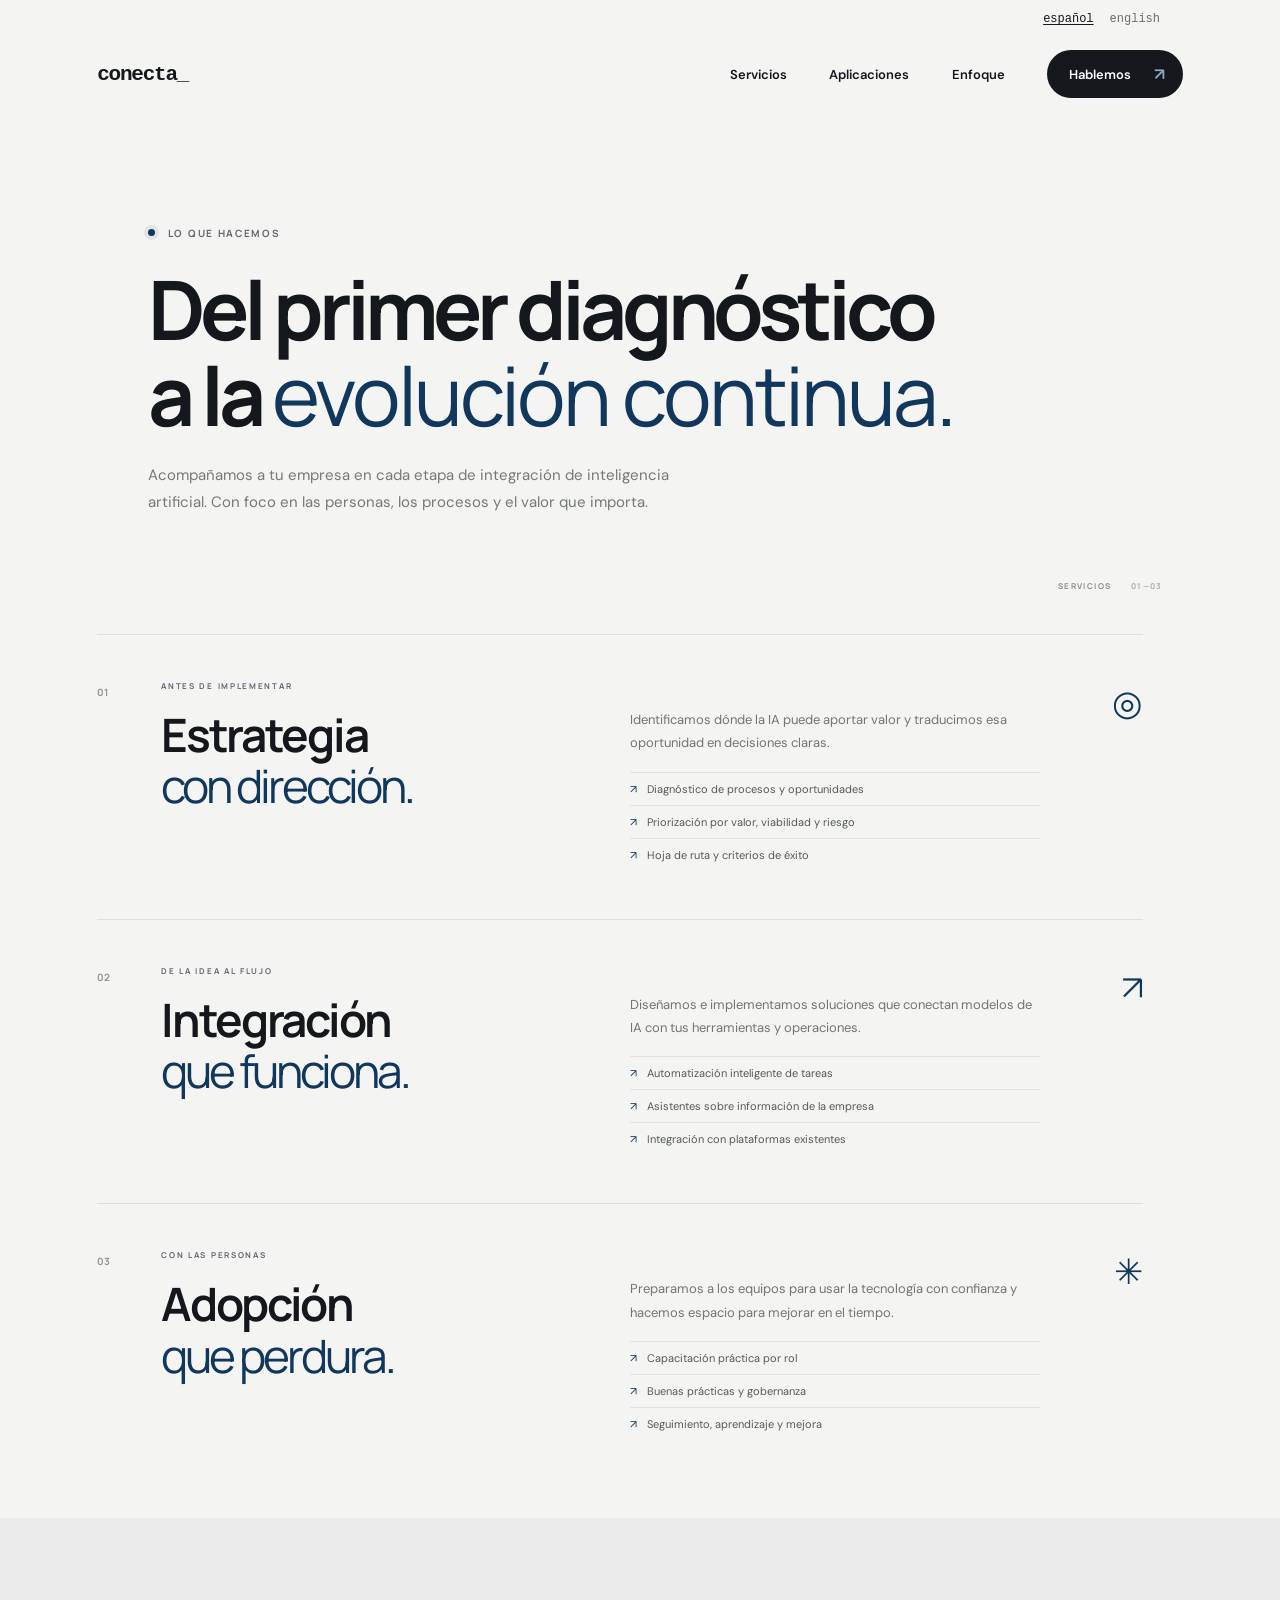
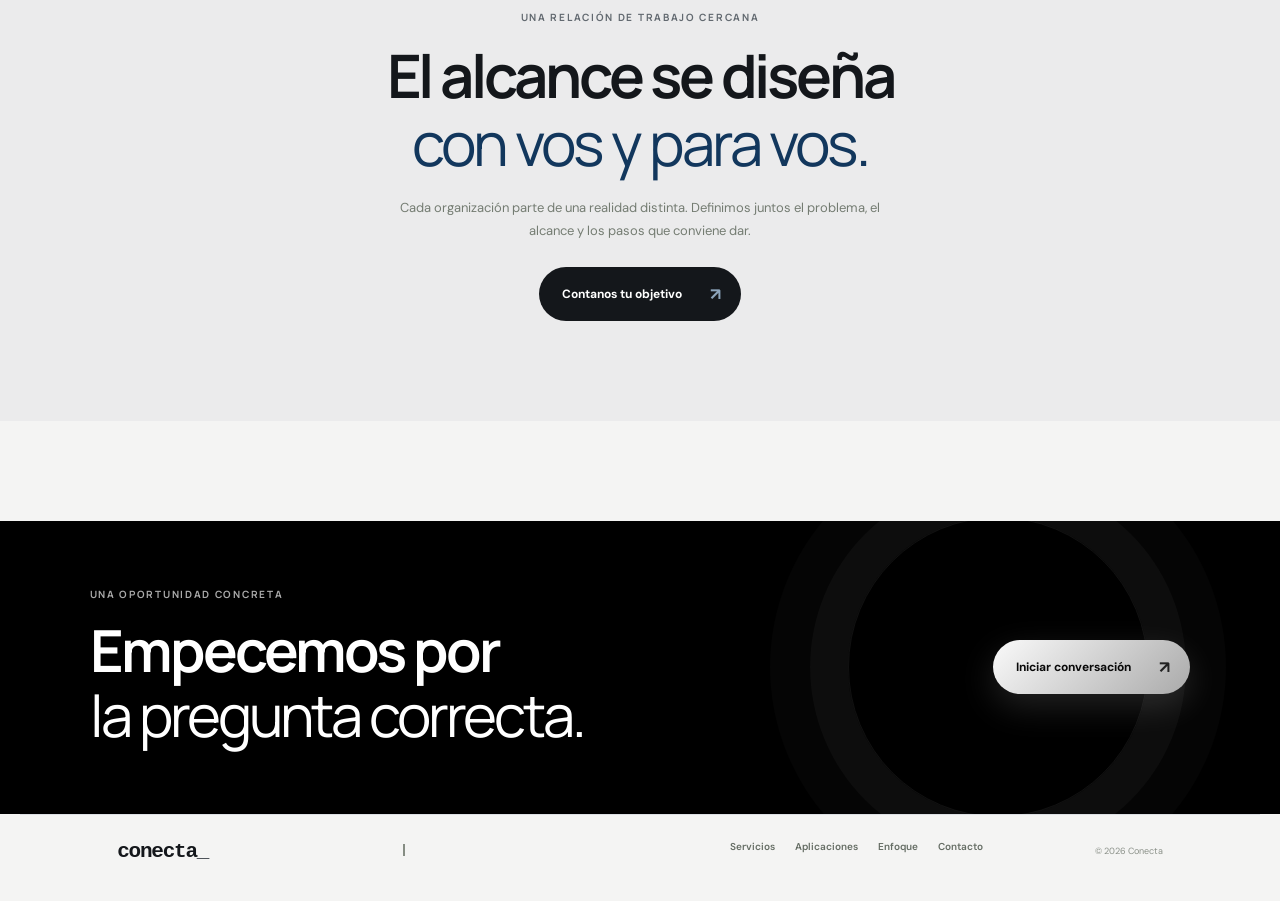
<file: conecta/servicios.html>
<!doctype html>
<html lang="es" data-site="conecta" data-language-pending>
  <head><style>html[data-language-pending] body { visibility: hidden; }</style><noscript><style>html[data-language-pending] body { visibility: visible; }</style></noscript>
    <meta charset="UTF-8" /><meta name="viewport" content="width=device-width, initial-scale=1" /><meta name="theme-color" content="#f5f5f0" />
    <meta name="description" content="Estrategia, integración y evolución de inteligencia artificial para empresas." />
    <title>Servicios — Conecta</title><link rel="preconnect" href="https://fonts.googleapis.com" /><link rel="preconnect" href="https://fonts.gstatic.com" crossorigin /><link href="https://fonts.googleapis.com/css2?family=DM+Sans:wght@400;500;600;700&family=Manrope:wght@400;500;600;700;800&display=swap" rel="stylesheet" /><link rel="stylesheet" href="styles.css" /><link rel="stylesheet" href="../language.css?v=languages-1" /><script src="../translations.js?v=languages-1" defer></script><script src="../language.js?v=languages-1" defer></script><script src="site.js?v=languages-1" defer></script>
  </head>
  <body><div class="site-shell"><header class="header"><a class="brand" href="index.html" aria-label="Conecta, inicio"><span class="wordmark">conecta<span class="wordmark-underscore">_</span></span></a><button class="menu-toggle" aria-expanded="false" aria-controls="main-nav" aria-label="Abrir menú"><span></span><span></span></button><nav class="nav" id="main-nav" aria-label="Navegación principal"><a href="servicios.html">Servicios</a><a href="sectores.html">Aplicaciones</a><a href="enfoque.html">Enfoque</a><a class="nav-cta" href="contacto.html">Hablemos <span>↗</span></a></nav></header>
  <main><section class="subhero"><p class="eyebrow reveal"><span class="eyebrow-dot"></span> Lo que hacemos</p><h1 class="reveal">Del primer diagnóstico<br />a la <span class="serif">evolución continua.</span></h1><p class="subhero-lede reveal">Acompañamos a tu empresa en cada etapa de integración de inteligencia artificial. Con foco en las personas, los procesos y el valor que importa.</p><div class="subhero-index">SERVICIOS <span>01—03</span></div></section>
    <section class="service-rows"><article class="service-row reveal"><span class="service-num">01</span><div class="service-title"><p class="eyebrow">Antes de implementar</p><h2>Estrategia<br /><span class="serif">con dirección.</span></h2></div><div class="service-copy"><p>Identificamos dónde la IA puede aportar valor y traducimos esa oportunidad en decisiones claras.</p><ul><li>Diagnóstico de procesos y oportunidades</li><li>Priorización por valor, viabilidad y riesgo</li><li>Hoja de ruta y criterios de éxito</li></ul></div><span class="service-symbol">◎</span></article>
      <article class="service-row reveal"><span class="service-num">02</span><div class="service-title"><p class="eyebrow">De la idea al flujo</p><h2>Integración<br /><span class="serif">que funciona.</span></h2></div><div class="service-copy"><p>Diseñamos e implementamos soluciones que conectan modelos de IA con tus herramientas y operaciones.</p><ul><li>Automatización inteligente de tareas</li><li>Asistentes sobre información de la empresa</li><li>Integración con plataformas existentes</li></ul></div><span class="service-symbol">↗</span></article>
      <article class="service-row reveal"><span class="service-num">03</span><div class="service-title"><p class="eyebrow">Con las personas</p><h2>Adopción<br /><span class="serif">que perdura.</span></h2></div><div class="service-copy"><p>Preparamos a los equipos para usar la tecnología con confianza y hacemos espacio para mejorar en el tiempo.</p><ul><li>Capacitación práctica por rol</li><li>Buenas prácticas y gobernanza</li><li>Seguimiento, aprendizaje y mejora</li></ul></div><span class="service-symbol">✳</span></article></section>
    <section class="service-note"><p class="eyebrow">Una relación de trabajo cercana</p><h2>El alcance se diseña<br /><span class="serif">con vos y para vos.</span></h2><p>Cada organización parte de una realidad distinta. Definimos juntos el problema, el alcance y los pasos que conviene dar.</p><a class="button button-dark" href="contacto.html">Contanos tu objetivo <span>↗</span></a></section>
    <section class="cta-panel reveal"><div><p class="eyebrow">Una oportunidad concreta</p><h2>Empecemos por<br /><span class="serif">la pregunta correcta.</span></h2></div><a class="button button-light" href="contacto.html">Iniciar conversación <span>↗</span></a><div class="cta-orb"></div></section></main>
  <footer class="footer"><a class="brand" href="index.html"><span class="wordmark">conecta<span class="wordmark-underscore">_</span></span></a><p class="footer-typewriter" aria-label="Inteligencia artificial en su lugar correcto."><span class="footer-typewriter-text" data-footer-typewriter="Inteligencia artificial en su lugar correcto." aria-hidden="true"></span></p><div class="footer-links"><a href="servicios.html">Servicios</a><a href="sectores.html">Aplicaciones</a><a href="enfoque.html">Enfoque</a><a href="contacto.html">Contacto</a></div><span class="copyright">© 2026 Conecta</span></footer></div></body></html>
</file>
<file: conecta/styles.css>
:root{--paper:#f5f5f0;--white:#fffefa;--ink:#191d1b;--muted:#6d746e;--line:#dfe2da;--green:#c7f36b;--green-dark:#a8d84d;--serif:Georgia,'Times New Roman',serif;--sans:'DM Sans',Arial,sans-serif;--display:'Manrope','DM Sans',sans-serif;--wrap:1240px}*{box-sizing:border-box}html{scroll-behavior:smooth}body{margin:0;background:var(--paper);color:var(--ink);font-family:var(--sans);-webkit-font-smoothing:antialiased}a{color:inherit;text-decoration:none}button,input,textarea{font:inherit}.site-shell{width:min(100%,1600px);margin:auto;overflow:hidden}.header{height:92px;display:flex;align-items:center;justify-content:space-between;padding:0 clamp(24px,7.6vw,120px);position:relative;z-index:10}.brand{display:inline-flex;align-items:center;gap:10px;font:800 20px var(--display);letter-spacing:-1.3px}.brand-mark{width:25px;height:25px;display:flex;align-items:center;gap:2px;transform:skew(-14deg)}.brand-mark i{width:6px;background:#1c2923;border-radius:8px;display:block}.brand-mark i:nth-child(1){height:12px;opacity:.55}.brand-mark i:nth-child(2){height:20px;opacity:.78}.brand-mark i:nth-child(3){height:16px}.nav{display:flex;align-items:center;gap:clamp(22px,3.3vw,50px);font-size:13px;font-weight:600}.nav>a:not(.nav-cta){transition:opacity .2s}.nav>a:not(.nav-cta):hover{opacity:.58}.nav-cta{display:flex;align-items:center;gap:23px;background:var(--ink);color:#fff;border-radius:999px;padding:13px 18px 13px 22px;transition:transform .25s,background .25s}.nav-cta:hover,.button-dark:hover{background:#35443a;transform:translateY(-2px)}.nav-cta span{font-size:17px;color:var(--green)}.menu-toggle{display:none}.hero{max-width:var(--wrap);margin:auto}.home-hero{min-height:620px;padding:70px clamp(24px,7.6vw,120px) 65px;display:grid;grid-template-columns:1.04fr .96fr;align-items:center;gap:25px}.hero-copy{position:relative;z-index:1;padding:20px 0}.eyebrow{margin:0;color:#738070;font:700 10px var(--display);letter-spacing:1.7px;text-transform:uppercase}.eyebrow-dot{display:inline-block;width:7px;height:7px;margin:0 9px 1px 0;border-radius:50%;background:#85b642;box-shadow:0 0 0 4px #e4e9d9}.hero h1,.subhero h1,.contact-intro h1{font:700 clamp(46px,6vw,78px)/1.06 var(--display);letter-spacing:-5px;margin:28px 0 20px}.serif{font-family:var(--serif);font-style:italic;font-weight:400;letter-spacing:-3px}.subhero h1 .serif,.contact-intro h1 .serif,.section-heading h2 .serif,.quote-band blockquote .serif{color:#728464}.hero-lede{max-width:450px;font-size:16px;line-height:1.8;color:#69716b;margin:0}.hero-actions{display:flex;align-items:center;gap:28px;margin-top:30px}.button{display:inline-flex;align-items:center;justify-content:center;gap:28px;padding:16px 20px 16px 23px;border-radius:999px;font-size:12px;font-weight:700;transition:transform .25s,background .25s}.button span{font-size:17px}.button-dark{background:var(--ink);color:#fff}.button-dark span{color:var(--green)}.text-link,.arrow-link{font-size:12px;font-weight:700}.text-link span,.arrow-link span{margin-left:8px;color:#779258;font-size:16px}.hero-note{display:flex;align-items:center;gap:15px;margin-top:48px;color:#838981;font-size:10px;line-height:1.65}.hero-note strong{color:var(--ink);font-weight:600}.note-line{height:1px;width:38px;background:#98a08f}.hero-art{height:490px;max-width:510px;width:100%;justify-self:end;position:relative;isolation:isolate;border-radius:48% 48% 45% 45%;background:radial-gradient(ellipse at 49% 45%,#e8eddd 0%,#e8eddd 35%,rgba(232,237,221,.37) 58%,transparent 74%);overflow:hidden}.art-grid{position:absolute;inset:15%;opacity:.26;background-image:linear-gradient(to right,transparent 49.7%,#9fa891 50%,transparent 50.3%),linear-gradient(to bottom,transparent 49.7%,#9fa891 50%,transparent 50.3%);background-size:46px 46px;mask-image:radial-gradient(ellipse,black 15%,transparent 75%)}.orbit{position:absolute;border:1px solid rgba(90,107,80,.22);border-radius:50%;left:50%;top:47%;transform:translate(-50%,-50%);animation:orbitPulse 8s ease-in-out infinite}.orbit-one{height:190px;width:270px;rotate:-33deg}.orbit-two{height:280px;width:390px;rotate:44deg;animation-delay:-2.5s}.orbit-three{height:355px;width:455px;rotate:-16deg;animation-delay:-5s}.core{position:absolute;left:50%;top:47%;transform:translate(-50%,-50%);width:123px;height:123px;border-radius:50%;display:flex;align-items:center;justify-content:center;flex-direction:column;gap:3px;background:linear-gradient(145deg,#d9f69e,#a5ce63);box-shadow:0 12px 45px #a0bd7470,inset 0 2px 2px #ffffffa1;font:700 13px/1.15 var(--display);text-align:center;animation:float 6s ease-in-out infinite}.core-spark{font-size:27px;line-height:1}.art-chip{position:absolute;display:flex;gap:10px;align-items:center;background:#fffff4d9;backdrop-filter:blur(10px);padding:11px 14px;border:1px solid #ffffff;border-radius:13px;box-shadow:0 10px 28px #303b2713;font-size:9px;line-height:1.45;color:#687064;animation:float 7s ease-in-out infinite}.art-chip b{font-size:10px;color:#27312a}.chip-icon{height:27px;width:27px;display:grid;place-items:center;background:#eaf0dc;color:#5a7550;border-radius:8px;font-size:16px}.chip-data{top:83px;left:10%;animation-delay:-1s}.chip-team{top:38%;right:1%;animation-delay:-3s}.chip-flow{bottom:75px;left:11%;animation-delay:-5s}.pulse{width:8px;height:8px;background:#90bd4d;border-radius:50%;box-shadow:0 0 0 4px #e5efcf}.art-caption{position:absolute;bottom:26px;right:4%;font:italic 12px/1.5 var(--serif);color:#87907f}.art-caption span{display:block;margin-top:7px;font:700 8px var(--sans);letter-spacing:1px}.trust-strip{max-width:var(--wrap);margin:0 auto;padding:23px clamp(24px,7.6vw,120px);border-top:1px solid var(--line);border-bottom:1px solid var(--line);display:flex;justify-content:space-between;align-items:center;gap:24px}.trust-strip p{margin:0;color:#7b827a;font-size:11px}.trust-strip p span{color:#2a302b;font-weight:600}.strip-mark{display:flex;align-items:center;gap:13px;color:#888f86;font:700 8px var(--display);letter-spacing:1.1px}.strip-mark i{width:3px;height:3px;background:#98a77d;border-radius:50%}.section{max-width:var(--wrap);margin:auto;padding-left:clamp(24px,7.6vw,120px);padding-right:clamp(24px,7.6vw,120px)}.intro-section{padding-top:135px;padding-bottom:70px;display:grid;grid-template-columns:1fr .74fr;gap:8%;align-items:end}.section-heading h2,.service-note h2,.industry-note h2,.method-head h2,.responsible-band h2{font:650 clamp(38px,5vw,60px)/1.13 var(--display);letter-spacing:-3.2px;margin:22px 0 0}.section-heading h2 .serif{color:#77896b}.intro-copy{padding-bottom:5px}.body-large{font-size:17px;line-height:1.8;color:#626a62;margin:0 0 23px}.arrow-link{display:inline-block;color:#263229;padding-bottom:7px;border-bottom:1px solid #b7c0ad}.feature-grid{display:grid;grid-template-columns:1.12fr .88fr;gap:18px;padding-top:30px;padding-bottom:130px}.feature-card{border-radius:24px;overflow:hidden;background:#e9ecdf}.feature-small{background:#e8eee5}.feature-visual{height:330px;position:relative;overflow:hidden}.visual-label{position:absolute;top:23px;left:25px;color:#77816f;font:700 8px var(--display);letter-spacing:1.5px}.visual-orchestrate{background:radial-gradient(ellipse at 50% 70%,#d4e0c2,#e9ecdf 61%)}.stack{position:absolute;left:50%;width:210px;height:64px;display:grid;place-items:center;border:1px solid #ffffffa8;border-radius:12px;background:#fffff3c4;box-shadow:0 13px 28px #35452b0e;color:#4d5d46;font:600 12px var(--display);transform:translateX(-50%) rotate(-8deg)}.stack-a{top:88px;left:48%}.stack-b{top:142px;left:52%;transform:translateX(-50%) rotate(5deg);background:#e9f3d8}.stack-c{top:195px;left:48%;transform:translateX(-50%) rotate(-3deg)}.stack-core{position:absolute;bottom:42px;left:50%;width:42px;height:42px;display:grid;place-items:center;border-radius:50%;background:var(--green);font-size:23px;transform:translateX(-50%);box-shadow:0 4px 18px #a2c2697c}.visual-signal{background:radial-gradient(ellipse at 50% 50%,#d8e5d3,#e8eee5 65%)}.signal-ring{position:absolute;width:235px;height:235px;border:1px solid #92a88f80;border-radius:50%;left:50%;top:50%;transform:translate(-50%,-50%);box-shadow:0 0 0 34px #fff2,0 0 0 69px #fff2}.signal-core{position:absolute;left:50%;top:50%;transform:translate(-50%,-50%);height:68px;width:68px;border-radius:50%;display:grid;place-items:center;background:#c7f36b;font:700 14px var(--display)}.signal-node{position:absolute;z-index:1;padding:7px 9px;border-radius:8px;background:#fffdf1c9;color:#54614e;font:700 8px var(--display);letter-spacing:.7px;box-shadow:0 5px 12px #34422c13}.node-a{left:21%;top:31%}.node-b{right:19%;top:36%}.node-c{left:43%;bottom:16%}.feature-text{padding:26px 31px 32px}.feature-text .eyebrow{font-size:8px}.feature-text h3{font:650 clamp(24px,3vw,34px)/1.17 var(--display);letter-spacing:-1.3px;margin:13px 0}.feature-text>p:last-child{max-width:420px;color:#71796e;font-size:12px;line-height:1.75;margin:0}.quote-band{padding:100px 24px 94px;text-align:center;background:#eceee6}.quote-mark{font:italic 65px/1 var(--serif);color:#a0b288}.quote-band blockquote{max-width:760px;margin:15px auto 26px;font:600 clamp(28px,4vw,44px)/1.25 var(--display);letter-spacing:-1.6px}.quote-band blockquote .serif{color:#77896b}.quote-band>p{font:700 8px var(--display);letter-spacing:1.9px;color:#90978c}.applications-section{padding-top:130px;padding-bottom:140px;display:grid;grid-template-columns:.8fr 1fr;gap:7%;align-items:start}.application-list{border-top:1px solid var(--line);margin-top:3px}.application-list>a{display:grid;grid-template-columns:36px 1fr auto;gap:6px 14px;align-items:center;padding:20px 0;border-bottom:1px solid var(--line);transition:padding .25s}.application-list>a:hover{padding-left:8px;padding-right:6px}.app-index{grid-row:span 2;color:#9ba292;font:700 9px var(--display)}.app-title{font:600 14px var(--display)}.app-desc{grid-column:2;color:#81877f;font-size:10px}.app-arrow{grid-column:3;grid-row:1 / span 2;color:#748963;font-size:17px}.cta-panel{max-width:calc(var(--wrap) - 2 * clamp(24px,5vw,76px));margin:0 auto 95px;padding:66px clamp(30px,7vw,95px);position:relative;overflow:hidden;border-radius:28px;background:#202822;color:white;display:flex;justify-content:space-between;align-items:center;gap:35px}.cta-panel .eyebrow{color:#b1c69c}.cta-panel h2{position:relative;z-index:1;font:650 clamp(36px,5vw,58px)/1.12 var(--display);letter-spacing:-3px;margin:17px 0 0}.cta-panel h2 .serif{color:#c7f36b}.button-light{position:relative;z-index:2;flex:none;background:#f8f8f1;color:#202822}.button-light:hover{background:var(--green);transform:translateY(-2px)}.cta-orb{position:absolute;width:300px;height:300px;border:1px solid #d6f69b24;border-radius:50%;right:22%;top:50%;transform:translate(50%,-50%);box-shadow:0 0 0 38px #d6f69b08,0 0 0 78px #d6f69b08}.footer{max-width:var(--wrap);margin:auto;padding:25px clamp(24px,7.6vw,120px) 38px;display:grid;grid-template-columns:1.2fr 1fr 2fr auto;gap:20px;align-items:start;border-top:1px solid var(--line)}.footer>p{margin:2px 0;color:#868d83;font:italic 12px/1.5 var(--serif)}.footer-links{display:flex;gap:20px;justify-content:center;flex-wrap:wrap;font-size:10px;font-weight:600;color:#656d64}.copyright{font-size:9px;color:#8a9088;text-align:right;margin-top:5px}
/* Inner pages */
.subhero{max-width:var(--wrap);position:relative;margin:auto;padding:106px clamp(24px,10vw,155px) 118px}.subhero h1{font:700 clamp(48px,6.8vw,82px)/1.04 var(--display);letter-spacing:-5px;margin:27px 0 24px}.subhero-lede{font-size:15px;line-height:1.8;max-width:540px;color:#737b72;margin:0}.subhero-index{position:absolute;bottom:43px;right:clamp(24px,7.6vw,120px);font:700 8px var(--display);letter-spacing:1.4px;color:#87917f}.subhero-index span{margin-left:16px;color:#a8b19f}.service-rows{max-width:var(--wrap);padding:0 clamp(24px,7.6vw,120px)}.service-row{display:grid;grid-template-columns:42px 1fr 1fr 45px;gap:22px;align-items:start;padding:45px 0 48px;border-top:1px solid var(--line)}.service-num{font:700 10px var(--display);color:#90998a;padding-top:5px}.service-title .eyebrow{font-size:8px}.service-title h2,.case-copy h2{font:650 clamp(31px,4vw,46px)/1.12 var(--display);letter-spacing:-2.3px;margin:18px 0 0}.service-title .serif,.case-copy .serif{color:#77896b}.service-copy{padding-top:28px;max-width:410px}.service-copy>p,.case-copy>p:not(.eyebrow){font-size:13px;line-height:1.8;color:#70786f;margin:0 0 17px}.service-copy ul{list-style:none;padding:0;margin:0}.service-copy li{font-size:11px;color:#535d53;padding:9px 0;border-top:1px solid #e4e6de}.service-copy li:before{content:'↗';color:#8aa56a;margin-right:10px}.service-symbol{font:300 35px var(--sans);color:#99aa86;text-align:right}.service-note{text-align:center;background:#eceee6;padding:92px 24px 100px;margin:30px 0 100px}.service-note h2{margin:18px auto;max-width:610px}.service-note>p:not(.eyebrow){max-width:510px;margin:0 auto 24px;color:#747c72;font-size:13px;line-height:1.8}.use-cases{max-width:var(--wrap);padding:0 clamp(24px,7.6vw,120px)}.use-case{display:grid;grid-template-columns:1fr 1fr;align-items:center;gap:clamp(35px,8vw,110px);padding:25px 0 76px}.use-case.reverse .case-visual{order:2}.case-visual{height:330px;position:relative;overflow:hidden;border-radius:22px;background:#e6eadf}.visual-label{z-index:1}.case-operations{background:linear-gradient(145deg,#e9ede1,#dde6d3)}.workflow{position:absolute;left:50%;top:51%;transform:translate(-50%,-50%);display:flex;align-items:center;gap:12px;white-space:nowrap;color:#586453;font:700 8px var(--display);letter-spacing:1px}.workflow span{padding:11px 13px;border:1px solid #fff;border-radius:8px;background:#fff9;box-shadow:0 8px 18px #45513d13}.workflow .workflow-ai{background:var(--green);color:#31402b}.workflow i{font-style:normal;color:#747b82}.case-decoration{position:absolute;border:1px solid #90a17e40;border-radius:50%}.dec-one{width:220px;height:220px;left:-67px;bottom:-115px}.dec-two{width:290px;height:290px;right:-160px;top:-90px}.case-copy{padding:0 4px}.case-copy .eyebrow{font-size:8px}.case-copy h2{font-size:clamp(35px,4.5vw,53px);margin:16px 0}.case-copy>p:not(.eyebrow){max-width:390px}.tag-list{display:flex;gap:7px;flex-wrap:wrap;margin-top:22px}.tag-list span{padding:8px 10px;border:1px solid #dfe3d8;border-radius:999px;color:#737c70;font-size:9px}.case-knowledge{background:#e8eee5;display:grid;place-items:center}.knowledge-card{position:relative;z-index:1;width:min(75%,300px);padding:21px 19px 16px;border-radius:15px;background:#fffef8;box-shadow:0 20px 50px #52634b18;display:flex;flex-direction:column;gap:13px}.knowledge-card>span:first-child{font:700 7px var(--display);letter-spacing:1px;color:#929b8a}.knowledge-card>b{font:600 14px var(--display);letter-spacing:-.3px}.knowledge-card>i{font-style:normal;color:#818b7c;font-size:9px}.knowledge-answer{display:flex;justify-content:space-between;padding-top:13px;border-top:1px solid #e7e9e1;color:#64745c;font-size:9px}.knowledge-answer b{color:#88a963}.knowledge-glow{position:absolute;width:260px;height:260px;border-radius:50%;background:#d2e5b8;filter:blur(1px);opacity:.6}.case-experience{display:grid;place-items:center;background:radial-gradient(circle,#ebf1dd,#e4eadf)}.chat-card{position:relative;z-index:2;width:73%;padding:20px;border-radius:17px;background:#fffdf7;box-shadow:0 16px 35px #40503a17}.chat-avatar{display:grid;place-items:center;width:28px;height:28px;border-radius:50%;background:#dff0c8;color:#567344;font:700 11px var(--display);margin-bottom:17px}.chat-card p{font:600 12px var(--display);margin:0 0 8px}.chat-card i{font:normal 9px var(--sans);color:#8a9285}.experience-star{position:absolute;right:18%;top:24%;font-size:37px;color:#98bd68;animation:spin 24s linear infinite}.experience-path{position:absolute;width:250px;height:80px;border-top:1px solid #9dac8970;border-radius:50%;transform:rotate(-24deg);bottom:22%;left:22%}.industry-note{text-align:center;padding:60px 24px 120px;background:#eceee6;margin-top:15px}.industry-note h2{margin:18px auto;max-width:700px}.industry-note>p:not(.eyebrow){margin:0 auto 23px;max-width:510px;color:#727a71;font-size:13px;line-height:1.8}.principles{max-width:var(--wrap);margin:0 auto;padding:5px clamp(24px,7.6vw,120px) 125px;display:grid;grid-template-columns:repeat(4,1fr);gap:15px}.principle{min-height:250px;padding:22px 20px 24px;background:#eceee6;border-radius:16px;position:relative}.principle-num{position:absolute;right:19px;top:21px;color:#939b8b;font:700 8px var(--display)}.principle-icon{width:46px;height:46px;display:grid;place-items:center;border-radius:13px;background:#dae6ca;color:#577347;font-size:24px}.icon-balance{background:#e1e8d9}.icon-people{background:#e2ebd5}.icon-grow{background:#dce9cc}.principle h2{margin:28px 0 10px;font:650 17px var(--display);letter-spacing:-.4px}.principle p{color:#747c72;font-size:11px;line-height:1.7;margin:0}.method-section{background:#202822;color:white;padding:96px clamp(24px,10vw,155px) 104px;display:grid;grid-template-columns:.9fr 1.1fr;gap:10%}.method-head .eyebrow,.responsible-band .eyebrow{color:#b3c79c}.method-head h2{font-size:clamp(35px,4.3vw,52px);margin:20px 0}.method-head h2 .serif,.responsible-band h2 .serif{color:#c7f36b}.method-head>p:last-child{font-size:12px;line-height:1.8;color:#bbc1b8;max-width:370px}.method-steps{list-style:none;padding:0;margin:0;border-top:1px solid #ffffff28}.method-steps li{display:grid;grid-template-columns:35px 1fr 24px;align-items:center;gap:15px;border-bottom:1px solid #ffffff28;padding:16px 0}.method-steps li>span{color:#b5d17f;font:700 9px var(--display)}.method-steps h3{font:600 14px var(--display);margin:0 0 4px}.method-steps p{color:#bbc1b8;font-size:10px;margin:0}.method-steps i{font-style:normal;color:#c7f36b;font-size:16px}.responsible-band{max-width:var(--wrap);margin:0 auto;padding:100px clamp(24px,10vw,155px);display:grid;grid-template-columns:50px 1fr 1fr;gap:26px;align-items:center}.responsible-icon{height:43px;width:43px;border:1px solid #a7b399;border-radius:50%;display:grid;place-items:center;color:#779264;font-size:19px}.responsible-band h2{font-size:clamp(32px,4vw,46px);margin:17px 0}.responsible-copy p{font-size:12px;color:#6f776d;line-height:1.8;margin:0 0 21px}.contact-hero{max-width:var(--wrap);margin:auto;padding:83px clamp(24px,8vw,125px) 105px;display:grid;grid-template-columns:1fr .8fr;gap:clamp(50px,10vw,145px);align-items:start}.contact-intro h1{font-size:clamp(48px,6vw,72px);letter-spacing:-4px;margin:27px 0 22px}.contact-intro .hero-lede{font-size:14px;max-width:390px}.contact-aside{display:flex;gap:13px;align-items:center;margin-top:48px}.aside-mark{width:37px;height:37px;border-radius:50%;display:grid;place-items:center;background:#e1ead5;color:#76905f;font-size:19px}.contact-aside p{font-size:10px;color:#899085;line-height:1.6;margin:0}.contact-aside strong{color:#343d34;font-weight:600}.contact-form{padding:28px;background:#fffef9;border:1px solid #eaebe4;border-radius:18px;box-shadow:0 18px 50px #353d2b09}.form-top{display:flex;justify-content:space-between;margin:0 0 28px;color:#9aa092;font:700 8px var(--display);letter-spacing:1.1px}.contact-form label{display:block;margin:17px 0 7px;font-size:10px;font-weight:600;color:#343d34}.contact-form input,.contact-form textarea{display:block;width:100%;border:0;border-bottom:1px solid #e1e4da;padding:10px 0;background:transparent;color:var(--ink);font-size:11px;outline:0;resize:vertical}.contact-form input:focus,.contact-form textarea:focus{border-color:#8ba66b}.contact-form input::placeholder,.contact-form textarea::placeholder{color:#a3a99f}.form-submit{margin-top:22px;border:0;cursor:pointer;width:100%;justify-content:space-between}.form-hint{font-size:9px;line-height:1.6;color:#8b9288;margin:11px 0 0}.form-status{font-size:10px;color:#557644;margin:9px 0 0;min-height:14px}.contact-bottom{max-width:var(--wrap);margin:auto;padding:28px clamp(24px,8vw,125px) 84px;border-top:1px solid var(--line);position:relative;display:flex;justify-content:space-between;align-items:center;min-height:130px}.contact-bottom>span{font:italic 13px var(--serif);color:#828a7c}.contact-bottom-art{position:absolute;right:15%;top:-30px;width:85px;height:85px;border-radius:50%;display:grid;place-items:center;background:linear-gradient(145deg,#d8f69d,#afcf79);box-shadow:0 10px 35px #a2bd7955;font:700 30px var(--display);color:#37432f}.contact-bottom-art span{position:absolute;right:-15px;top:3px;font-size:15px;color:#7b9a5a}
.reveal{opacity:0;transform:translateY(18px);transition:opacity .7s ease,transform .7s cubic-bezier(.2,.7,.2,1)}.reveal.is-visible{opacity:1;transform:translateY(0)}@keyframes float{0%,100%{translate:0 0}50%{translate:0 -9px}}@keyframes orbitPulse{0%,100%{opacity:.55;scale:1}50%{opacity:.9;scale:1.035}}@keyframes spin{to{rotate:360deg}}
@media(max-width:900px){.header{height:80px;padding:0 28px}.home-hero{padding:52px 28px 56px;grid-template-columns:1fr .86fr;min-height:565px}.hero h1{font-size:clamp(37px,5.5vw,48px);letter-spacing:-3px}.hero-art{height:405px}.chip-data{left:0}.chip-flow{left:1%}.trust-strip,.section{padding-left:35px;padding-right:35px}.intro-section{padding-top:100px}.feature-grid{padding-bottom:100px}.cta-panel{margin-left:28px;margin-right:28px}.footer{padding-left:35px;padding-right:35px;grid-template-columns:1fr 1fr 2fr}.copyright{grid-column:3}.principles{padding-left:35px;padding-right:35px;grid-template-columns:repeat(2,1fr)}.responsible-band{padding-left:50px;padding-right:50px}.contact-hero{padding-left:45px;padding-right:45px;gap:40px}.subhero{padding-left:70px;padding-right:70px}}
@media(max-width:640px){.header{height:72px;padding:0 22px}.brand{font-size:19px}.menu-toggle{display:flex;width:42px;height:42px;border:1px solid var(--line);background:#ffffff7a;border-radius:50%;align-items:center;justify-content:center;flex-direction:column;gap:5px;cursor:pointer}.menu-toggle span{width:14px;height:1.5px;background:var(--ink);transition:transform .2s}.menu-toggle[aria-expanded=true] span:first-child{transform:translateY(3.2px) rotate(45deg)}.menu-toggle[aria-expanded=true] span:last-child{transform:translateY(-3.2px) rotate(-45deg)}.nav{display:none;position:absolute;top:61px;left:14px;right:14px;padding:14px;background:#fffef9;border:1px solid #e7e9e0;border-radius:18px;box-shadow:0 15px 40px #24301b17;align-items:stretch;gap:0;flex-direction:column}.nav.open{display:flex}.nav>a:not(.nav-cta){padding:14px 9px;border-bottom:1px solid #eff0eb}.nav-cta{margin-top:12px;justify-content:space-between}.home-hero{display:flex;flex-direction:column;align-items:stretch;padding:42px 24px 45px;gap:0}.hero-copy{padding:0}.eyebrow{font-size:9px;letter-spacing:1.25px}.hero h1{font-size:clamp(43px,12.2vw,63px);letter-spacing:-3px;margin:24px 0 17px}.serif{letter-spacing:-2px}.hero-lede{font-size:14px;line-height:1.75}.hero-actions{margin-top:24px;gap:16px}.button{padding:14px 17px 14px 20px;gap:17px;font-size:11px}.text-link{font-size:10px}.hero-note{margin-top:26px}.hero-art{height:345px;width:100%;max-width:none;margin-top:16px}.orbit-one{height:160px;width:220px}.orbit-two{height:235px;width:310px}.orbit-three{height:300px;width:360px}.core{width:100px;height:100px}.art-chip{padding:9px 11px}.chip-data{top:45px;left:5%}.chip-team{top:36%;right:0}.chip-flow{bottom:49px;left:4%}.art-caption{bottom:10px}.trust-strip{padding:18px 24px;align-items:flex-start;flex-direction:column;gap:12px}.strip-mark{gap:9px;font-size:7px}.section{padding-left:24px;padding-right:24px}.intro-section{padding-top:80px;padding-bottom:38px;display:block}.section-heading h2{font-size:39px;letter-spacing:-2.3px;margin-top:17px}.intro-copy{margin-top:23px}.body-large{font-size:14px;line-height:1.75}.feature-grid{grid-template-columns:1fr;padding-top:12px;padding-bottom:75px;gap:14px}.feature-visual{height:280px}.feature-text{padding:22px 23px 26px}.feature-text h3{font-size:28px}.quote-band{padding:72px 25px}.quote-band blockquote{font-size:30px;letter-spacing:-1px}.applications-section{padding-top:78px;padding-bottom:83px;display:block}.application-list{margin-top:30px}.application-list>a{grid-template-columns:25px 1fr auto;gap:6px 9px;padding:17px 0}.app-title{font-size:12px}.app-desc{font-size:9px}.cta-panel{margin:0 16px 65px;padding:40px 25px;align-items:flex-start;flex-direction:column;border-radius:22px;gap:23px}.cta-panel h2{font-size:39px;letter-spacing:-2px}.cta-orb{width:200px;height:200px;right:13%;top:32%}.footer{padding:22px 24px 28px;grid-template-columns:1fr 1fr;gap:15px}.footer .brand{grid-column:1}.footer>p{grid-column:2;justify-self:end;text-align:right;font-size:10px}.footer-links{grid-column:1/-1;justify-content:flex-start;gap:16px 19px;padding-top:12px}.copyright{grid-column:1/-1;text-align:left;margin-top:6px}.subhero{padding:78px 24px 94px}.subhero h1{font-size:clamp(43px,11.5vw,64px);letter-spacing:-3.4px;margin:23px 0 18px}.subhero-lede{font-size:13px}.subhero-index{bottom:32px;right:24px;font-size:7px}.service-rows,.use-cases{padding:0 24px}.service-row{grid-template-columns:25px 1fr 30px;gap:10px;padding:30px 0 34px}.service-num{font-size:9px}.service-title{grid-column:2}.service-title h2{font-size:34px;letter-spacing:-1.7px;margin-top:12px}.service-symbol{grid-column:3;grid-row:1;font-size:28px}.service-copy{grid-column:2/4;padding-top:3px}.service-copy>p{font-size:12px}.service-copy li{font-size:10px}.service-note{padding:72px 23px 78px;margin:15px 0 65px}.service-note h2,.industry-note h2{font-size:38px;letter-spacing:-2px}.service-note>p:not(.eyebrow){font-size:12px}.use-case,.use-case.reverse{grid-template-columns:1fr;gap:24px;padding:0 0 55px}.use-case.reverse .case-visual{order:0}.case-visual{height:265px}.case-copy h2{font-size:39px;letter-spacing:-2px;margin:13px 0}.case-copy>p:not(.eyebrow){font-size:12px}.tag-list{margin-top:17px}.industry-note{padding:67px 23px 83px;margin-top:0}.industry-note>p:not(.eyebrow){font-size:12px}.principles{padding:0 22px 80px;grid-template-columns:1fr 1fr;gap:10px}.principle{min-height:240px;padding:17px 14px}.principle-num{top:18px;right:14px}.principle-icon{width:40px;height:40px}.principle h2{font-size:14px;margin-top:21px}.principle p{font-size:10px}.method-section{padding:72px 24px;grid-template-columns:1fr;gap:27px}.method-head h2{font-size:39px;letter-spacing:-2px}.responsible-band{padding:68px 24px;grid-template-columns:42px 1fr;gap:17px}.responsible-icon{width:38px;height:38px}.responsible-band h2{font-size:34px;letter-spacing:-2px}.responsible-copy{grid-column:2}.responsible-copy p{font-size:11px}.contact-hero{padding:68px 23px 72px;grid-template-columns:1fr;gap:36px}.contact-intro h1{font-size:clamp(47px,12vw,64px);letter-spacing:-3px;margin:22px 0 18px}.contact-intro .hero-lede{font-size:13px}.contact-aside{margin-top:25px}.contact-form{padding:23px 19px}.contact-bottom{padding:24px 23px 80px;min-height:118px;align-items:flex-start;gap:15px;flex-direction:column}.contact-bottom-art{right:11%;top:5px;width:65px;height:65px;font-size:24px}.contact-bottom>span{font-size:12px}}
.home-hero .hero-copy>h1{margin-top:0}
.quote-band .typewriter-quote{min-height:112px;display:flex;align-items:center;justify-content:center;margin:0 auto;text-align:center}.typewriter-text::after{content:'';display:inline-block;width:3px;height:.9em;margin-left:6px;background:currentColor;vertical-align:-.05em;animation:cursorBlink .75s steps(1,end) infinite}@keyframes cursorBlink{0%,45%{opacity:1}46%,100%{opacity:0}}
@media(prefers-reduced-motion:reduce){*,*::before,*::after{scroll-behavior:auto!important;animation-duration:.01ms!important;animation-iteration-count:1!important;transition-duration:.01ms!important}.reveal{opacity:1;transform:none}}
@media(min-width:641px) and (max-width:760px){.home-hero{grid-template-columns:1fr;gap:0;padding-top:44px}.hero-copy{max-width:600px}.hero h1{font-size:clamp(45px,8vw,60px)}.hero-art{justify-self:center;max-width:500px;height:390px;margin-top:6px}}
.cta-panel{width:100%;max-width:none;margin:0;border-radius:0;background:#000;color:#fff}.cta-panel .eyebrow{color:#aaa}.cta-panel h2{color:#fff}.cta-panel .button-light{background:linear-gradient(135deg,#fafafa 0%,#aaa 100%);color:#090909;box-shadow:0 12px 34px #fff2}.cta-panel .button-light:hover{background:linear-gradient(135deg,#d5d5d5 0%,#777 100%);color:#000}.cta-panel .button-light span{color:#222}.cta-panel .cta-orb{border-color:#fff1;box-shadow:0 0 0 38px #ffffff08,0 0 0 78px #ffffff05}
.serif,.footer>p,.art-caption,.contact-bottom>span,em,i{font-family:var(--display)!important;font-style:normal!important}.footer>p{font-weight:500}
.footer-typewriter{min-height:1.5em;white-space:nowrap}.footer-typewriter-text::after{content:'';display:inline-block;width:2px;height:1em;margin-left:4px;background:currentColor;vertical-align:-.08em;animation:cursorBlink .75s steps(1,end) infinite}@media(max-width:900px){.footer{grid-template-columns:auto 1fr auto}.footer .footer-typewriter{grid-column:1/-1;grid-row:2;justify-self:start;text-align:left}.footer-links{grid-column:1/-1;grid-row:3;justify-content:flex-start}.copyright{grid-column:1/-1;grid-row:4;text-align:left}}
.brand{gap:0;font-family:ui-monospace,'SFMono-Regular',Consolas,'Liberation Mono',monospace;font-size:21px;font-weight:650;letter-spacing:-1.25px}.wordmark-underscore{color:#555b57;font-weight:600}

/* Paleta monocromática con acentos azul marino */
:root{--paper:#f4f4f3;--white:#fff;--ink:#14171b;--muted:#70757b;--line:#dcdfe3;--green:#12375d;--green-dark:#0a2745}.wordmark-underscore{color:#4b5056}.eyebrow{color:#626970}.eyebrow-dot{background:#12375d;box-shadow:0 0 0 4px #e2e5e8}.nav-cta span,.button-dark span{color:#8ca4bb}.text-link span,.arrow-link span,.app-arrow{color:#12375d}.hero-art{background:radial-gradient(ellipse at 49% 45%,#e7e8ea 0%,#e7e8ea 35%,#e7e8ea66 58%,transparent 74%)}.art-grid{background-image:linear-gradient(to right,transparent 49.7%,#8b9299 50%,transparent 50.3%),linear-gradient(to bottom,transparent 49.7%,#8b9299 50%,transparent 50.3%)}.orbit{border-color:#69737d38}.core{color:#fff;background:linear-gradient(145deg,#234f78,#0a2745);box-shadow:0 12px 45px #0a27455c,inset 0 2px 2px #ffffff40}.art-chip{background:#ffffffdc;border-color:#fff;box-shadow:0 10px 28px #18202a12;color:#6d7379}.art-chip b{color:#20262c}.chip-icon{background:#e5e7e9;color:#12375d}.pulse{background:#12375d;box-shadow:0 0 0 4px #dfe4e9}.art-caption,.hero-note,.trust-strip p,.app-desc{color:#777d83}.note-line{background:#949ba2}.strip-mark{color:#7d848b}.strip-mark i{background:#12375d}.feature-card,.service-note,.industry-note,.quote-band{background:#ebebec}.feature-small{background:#e7e8ea}.visual-orchestrate,.visual-signal{background:radial-gradient(ellipse at 50% 65%,#d8dadd,#eaebed 64%)}.stack{background:#ffffffd4;color:#4f565d;box-shadow:0 13px 28px #18202a12}.stack-b{background:#e2e4e7}.stack-core,.signal-core,.workflow .workflow-ai{background:#12375d;color:#fff;box-shadow:0 4px 18px #12375d52}.signal-ring{border-color:#75808a66;box-shadow:0 0 0 34px #fff3,0 0 0 69px #fff3}.signal-node{background:#fffffff0;color:#555d65;box-shadow:0 5px 12px #18202a14}.arrow-link{color:#12375d;border-color:#aeb5bc}.service-title .serif,.case-copy .serif,.section-heading h2 .serif,.subhero h1 .serif,.contact-intro h1 .serif,.service-note h2 .serif,.industry-note h2 .serif,.responsible-band h2 .serif{color:#12375d!important}.service-symbol,.service-copy li:before{color:#12375d}.service-copy li{border-color:#dfe1e4}.case-visual{background:#e5e6e8}.case-operations{background:linear-gradient(145deg,#ececee,#dfe1e4)}.workflow{color:#525a62}.workflow span{background:#ffffffc7;border-color:#fff;box-shadow:0 8px 18px #18202a12}.case-decoration{border-color:#65717d3d}.case-knowledge{background:#e7e8ea}.knowledge-card{background:#fff;box-shadow:0 20px 50px #18202a18}.knowledge-card>span:first-child,.knowledge-card>i{color:#7b8289}.knowledge-answer{border-color:#e4e6e8;color:#5d666f}.knowledge-answer b{color:#12375d}.knowledge-glow{background:#cfd3d8}.case-experience{background:radial-gradient(circle,#edeef0,#e2e4e7)}.chat-card{background:#fff;box-shadow:0 16px 35px #18202a17}.chat-avatar{background:#dfe4e9;color:#12375d}.chat-card i{color:#747b82}.experience-star{color:#12375d}.experience-path{border-color:#64717d70}.tag-list span{border-color:#d9dde1;color:#6d747b}.principle{background:#ebebec}.principle-icon,.icon-balance,.icon-people,.icon-grow{background:#dfe2e5;color:#12375d}.method-section{background:#15181c}.method-head .eyebrow,.responsible-band .eyebrow{color:#9eabb7}.method-head h2 .serif,.responsible-band h2 .serif,.method-section .serif{color:#8ca4bb!important}.method-head>p:last-child,.method-steps p{color:#b8bdc2}.method-steps li,.method-steps{border-color:#ffffff24}.method-steps li>span,.method-steps i{color:#8ca4bb}.responsible-icon{border-color:#8996a3;color:#12375d}.responsible-copy p{color:#6e747a}.contact-aside .aside-mark{background:#e0e3e6;color:#12375d}.contact-form{background:#fff;border-color:#e5e7e9;box-shadow:0 18px 50px #18202a0a}.contact-form input,.contact-form textarea{border-color:#dfe2e5}.contact-form input:focus,.contact-form textarea:focus{border-color:#12375d}.form-status{color:#12375d}.contact-bottom-art{color:#fff;background:linear-gradient(145deg,#234f78,#0a2745);box-shadow:0 10px 35px #0a27454a}.contact-bottom-art span{color:#8ca4bb}.cta-panel{background:#000}.cta-panel .serif{color:#fff!important}.footer{border-color:#dcdfe3}

/* Red de capacidades inspirada en una estrella de Kimball */
.kimball-links{position:absolute;inset:0;z-index:1;width:100%;height:100%;overflow:visible;pointer-events:none}.kimball-links polyline{fill:none;stroke:#12375d;stroke-width:1;stroke-opacity:.42;stroke-linecap:square;stroke-linejoin:miter;vector-effect:non-scaling-stroke}.core{z-index:3;font-family:ui-monospace,'SFMono-Regular',Consolas,'Liberation Mono',monospace;font-size:14px;letter-spacing:-.7px}.core-underscore{color:#9ba2aa}.art-chip{z-index:2}.chip-data{top:74px;left:12%}.chip-strategy{top:74px;right:12%;animation-delay:-2s}.chip-team{top:38%;right:1%;animation-delay:-3s}.chip-systems{right:11%;bottom:80px;animation-delay:-4s}.chip-flow{bottom:80px;left:12%;animation-delay:-5s}.chip-clients{top:46%;left:0;animation-delay:-6s}

@media(max-width:640px){.kimball-links{opacity:.82}.core{font-size:12px}.chip-data{top:38px;left:14%}.chip-strategy{top:38px;right:14%}.chip-team{top:38%;right:0}.chip-systems{right:15%;bottom:42px}.chip-flow{bottom:42px;left:15%}.chip-clients{top:45%;left:0}.art-chip{gap:7px;padding:7px 8px;font-size:7px}.art-chip b{font-size:8px}.chip-icon{width:22px;height:22px;font-size:12px}}

.subhero .focus-title{color:#234f78}
.responsible-band h2{color:#8ca4bb;font-weight:400}
.icon-kimball{padding:4px}.mini-star-diagram{display:block;width:100%;height:100%;overflow:visible}.mini-link{fill:none;stroke:#60758a;stroke-width:1;stroke-linecap:square;stroke-linejoin:miter}.mini-node{fill:#f5f6f7;stroke:#60758a;stroke-width:.8}.mini-core{fill:#12375d;stroke:#8ca4bb;stroke-width:1.2}
</file>
<file: language.css>
html[data-language-pending] body {
  visibility: hidden;
}

.language-switch {
  display: flex;
  justify-content: flex-end;
  gap: 1rem;
  width: min(calc(100% - 2.5rem), 50rem);
  margin: 1.25rem auto -2rem;
  position: relative;
  z-index: 5;
  font: 0.75rem/1.5 "Courier New", Courier, monospace;
}

.language-switch a {
  color: inherit;
  opacity: 0.6;
  text-decoration: none;
}

.language-switch a:hover,
.language-switch a[aria-current] {
  opacity: 1;
  text-decoration: underline;
  text-underline-offset: 0.2em;
}

.language-switch a:focus-visible {
  outline: 2px solid currentColor;
  outline-offset: 4px;
}

html[data-site="conecta"] .language-switch {
  width: min(calc(100% - 3rem), 1040px);
  margin: 0.65rem auto 0;
}
</file>
<file: styles.css>
:root {
  --bg: #f7f6f1;
  --paper: #fcfbf7;
  --text: #282a25;
  --muted: #6d7067;
  --rule: #deded4;
  --accent: #66745d;
  --accent-soft: #e8ecdf;
  --warm-accent: #a56f53;
  --max-width: 50rem;
}

* {
  box-sizing: border-box;
}

body {
  margin: 0;
  min-height: 100vh;
  background:
    radial-gradient(ellipse at 92% 2%, rgb(232 236 223 / 58%), transparent 27rem),
    var(--bg);
  color: var(--text);
  font-family:
    -apple-system, BlinkMacSystemFont, "Segoe UI", Helvetica, Arial, sans-serif,
    "Apple Color Emoji", "Segoe UI Emoji";
  line-height: 1.6;
}

a {
  color: var(--accent);
  text-decoration-color: color-mix(in srgb, var(--accent) 48%, transparent);
  text-decoration-thickness: 1px;
  text-underline-offset: 0.2em;
  transition: color 160ms ease, text-decoration-color 160ms ease;
}

a:hover {
  color: var(--warm-accent);
  text-decoration-color: currentColor;
}

a:focus-visible {
  outline: 2px solid var(--warm-accent);
  outline-offset: 4px;
  border-radius: 2px;
}

::selection {
  background: #dce4ce;
  color: var(--text);
}

.page {
  width: min(calc(100% - 2.5rem), var(--max-width));
  margin: 0 auto;
  padding: 4.75rem 0 5rem;
}

.hero,
.section,
.quote,
.footer,
.page-header,
.section-nav {
  position: relative;
}

.hero,
.section,
.quote,
.footer,
.page-header {
  padding: 0 0 2.4rem;
  margin-bottom: 2.4rem;
  border-bottom: 1px solid var(--rule);
}

.hero {
  display: grid;
  grid-template-columns: minmax(0, 1fr) 12rem;
  gap: 2rem;
  align-items: start;
}

.eyebrow,
.section-nav,
.entry-date,
.portrait-note,
.entry-header p {
  font-family: inherit;
}

.eyebrow {
  margin: 0 0 0.75rem;
  color: var(--muted);
  font-size: 0.82rem;
  letter-spacing: 0.08em;
  text-transform: lowercase;
}

h1,
h2,
h3,
p,
ul,
blockquote {
  margin-top: 0;
}

h1,
h2,
h3 {
  font-weight: 600;
  line-height: 1.25;
}

h1 {
  margin-bottom: 1rem;
  font-size: clamp(2.8rem, 8vw, 4rem);
  letter-spacing: -0.03em;
  font-family: Georgia, "Times New Roman", serif;
  font-weight: 500;
}

h2 {
  margin-bottom: 1rem;
  font-size: 1.45rem;
  letter-spacing: -0.02em;
  color: #454b40;
}

h3 {
  margin-bottom: 0.45rem;
  font-size: 1.08rem;
}

.hero p,
.section p,
.note p,
.footer p,
li,
blockquote {
  font-size: 1rem;
}

.hero-meta,
.entry-date,
.entry-header p,
.portrait-note,
.section-nav a {
  color: var(--muted);
}

.hero-meta a,
.section-nav a {
  text-decoration: none;
}

.hero-meta a {
  border-bottom: 1px solid color-mix(in srgb, var(--accent) 45%, transparent);
}

.hero-meta {
  margin-top: 1.2rem;
  max-width: 36rem;
}

.hero-meta-followup {
  display: block;
  padding-top: 0.45rem;
}

.cv-downloads {
  display: flex;
  flex-wrap: wrap;
  gap: 0.6rem;
  margin: 1.2rem 0 0.2rem;
}

.cv-button {
  display: inline-flex;
  align-items: center;
  gap: 0.45rem;
  padding: 0.45rem 0.75rem;
  border: 1px solid color-mix(in srgb, var(--accent) 45%, var(--rule));
  border-radius: 2px;
  color: var(--accent);
  font-size: 0.88rem;
  text-decoration: none;
}

.cv-button:hover {
  border-color: var(--warm-accent);
  color: var(--warm-accent);
}

.page-intro,
.job-meta,
.stack-line {
  color: var(--muted);
}

.page-intro {
  max-width: 38rem;
}

.portrait-card {
  padding-top: 0.4rem;
}

.portrait-frame {
  width: 12rem;
  aspect-ratio: 1;
  overflow: hidden;
  border-radius: 47% 47% 42% 42%;
  border: 1px solid #d4d5c9;
  background: var(--paper);
  box-shadow: 0 0 0 0.45rem rgb(252 251 247 / 76%);
}

.portrait-image {
  width: 100%;
  height: 100%;
  display: block;
  object-fit: cover;
}

.portrait-note {
  margin: 0.95rem 0 0;
  font-size: 0.82rem;
  line-height: 1.45;
}

.quote {
  max-width: 42rem;
  padding-left: 1.25rem;
  border-left: 2px solid #c3cbb6;
}

.quote p {
  margin-bottom: 0.85rem;
  font-family: Georgia, "Times New Roman", serif;
  font-size: 1.08rem;
  line-height: 1.75;
  font-style: italic;
}

.quote footer {
  color: var(--muted);
  font-size: 0.95rem;
}

.section-nav {
  display: flex;
  flex-wrap: wrap;
  gap: 0.9rem 1.25rem;
  margin-bottom: 2.4rem;
  padding-bottom: 0.2rem;
}

.section-nav a {
  text-decoration: none;
}

.section-nav a:hover {
  color: var(--warm-accent);
}

.section ul {
  padding-left: 1.2rem;
}

.section li + li {
  margin-top: 0.35rem;
}

.entry,
.note,
.job,
.project-detail {
  padding: 1.3rem 0 0;
}

.entry h3 a {
  text-decoration-color: transparent;
}

.entry h3 a:hover {
  text-decoration-color: currentColor;
}

.entry p {
  max-width: 44rem;
  color: #4f524b;
}

.entry-kind {
  display: inline-flex;
  align-items: center;
  gap: 0.4rem;
  margin: 0 0 0.35rem;
  color: var(--muted);
  font-size: 0.76rem;
  letter-spacing: 0.08em;
  text-transform: uppercase;
}

.entry-kind::before {
  width: 0.38rem;
  height: 0.38rem;
  border-radius: 50%;
  background: #a5b18f;
  content: "";
}

.entry-conecta {
  padding: 1.2rem 1.1rem 0.15rem;
  margin: 1.1rem -1.1rem 0;
  border-left: 2px solid #a5b18f;
  background: linear-gradient(90deg, rgb(232 236 223 / 70%), transparent 90%);
}

.entry + .entry,
.note + .note,
.job + .job,
.project-detail + .project-detail {
  margin-top: 0.55rem;
}

.entry-header {
  display: flex;
  flex-wrap: wrap;
  align-items: baseline;
  justify-content: space-between;
  gap: 0.5rem 1rem;
}

.entry-header p,
.entry-date {
  margin-bottom: 0.4rem;
  font-size: 0.95rem;
}

.job-meta,
.stack-line {
  margin-bottom: 0.75rem;
  font-size: 0.95rem;
}

.subsection {
  margin-top: 1.75rem;
  padding-top: 0.2rem;
}

.subsection h3,
.project-detail h4 {
  margin-top: 0;
}

.project-detail h4 {
  margin-bottom: 0.5rem;
  font-size: 1rem;
  font-weight: 600;
}

.footer {
  border-bottom: 0;
  margin-bottom: 0;
  padding-bottom: 0;
}

.footer p {
  margin-bottom: 0.45rem;
  color: var(--muted);
}

@media (max-width: 780px) {
  .page {
    width: min(calc(100% - 1.6rem), var(--max-width));
    padding-top: 2.8rem;
    padding-bottom: 3rem;
  }

  .hero {
    grid-template-columns: 1fr;
  }

  .portrait-card {
    order: -1;
    width: fit-content;
    padding-top: 0;
  }

  .portrait-frame {
    width: 8.75rem;
  }

  .quote {
    padding-left: 1rem;
  }

  .entry-conecta {
    margin-right: -0.5rem;
    margin-left: -0.5rem;
    padding-right: 0.6rem;
    padding-left: 0.6rem;
  }

  .hero,
  .section,
  .quote,
  .footer {
    padding-bottom: 2rem;
    margin-bottom: 2rem;
  }

  .hero p,
  .section p,
  .note p,
  .footer p,
  li,
  blockquote {
    font-size: 0.98rem;
  }
}
</file>
